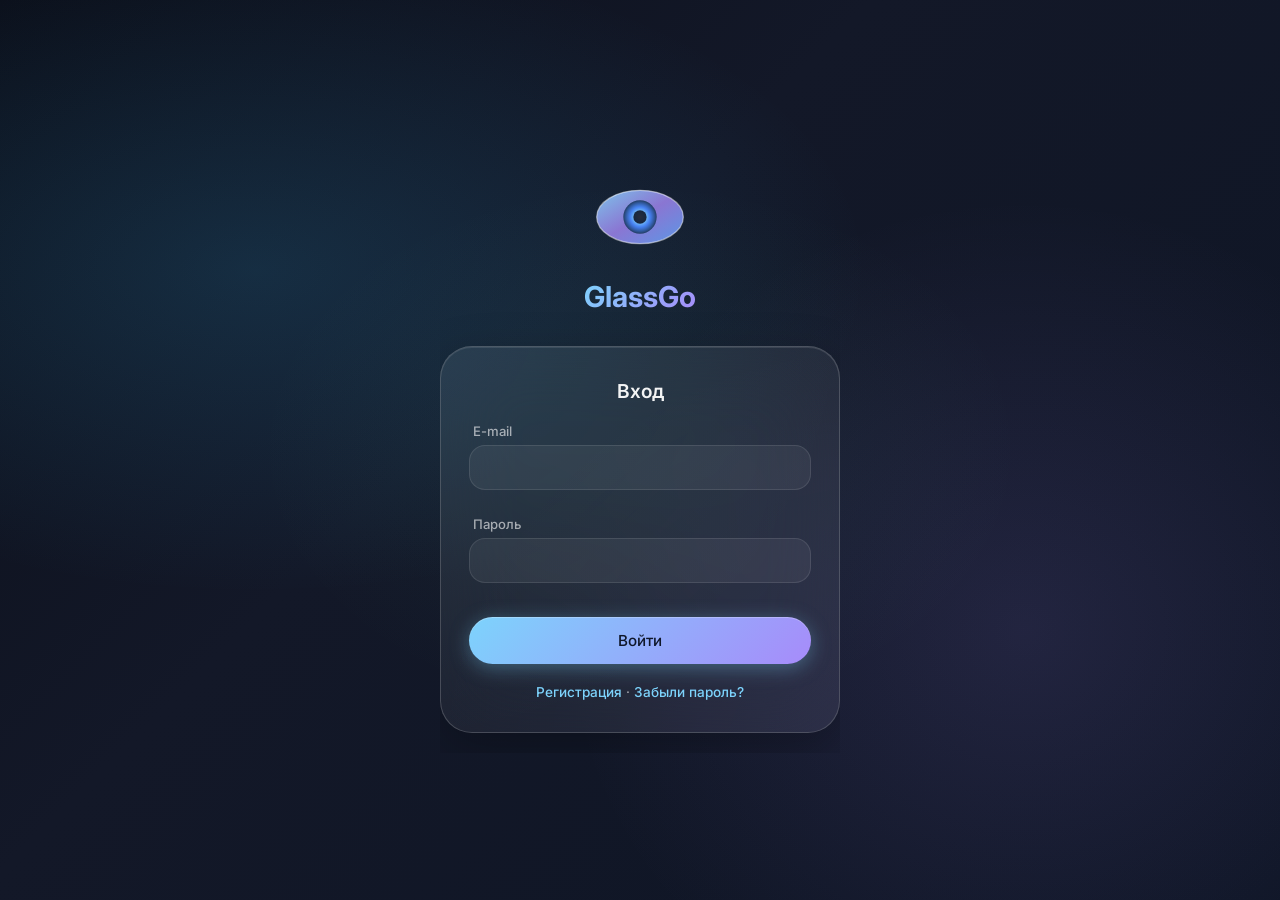
<file: frontend/index.html>
<!DOCTYPE html>
<html lang="ru">
<head>
  <meta charset="UTF-8">
  <meta name="viewport" content="width=device-width, initial-scale=1.0">
  <title>GlassGo</title>
  <link rel="stylesheet" href="css/styles.css">
</head>
<body>

  <div class="drawer-overlay" id="drawerOverlay" data-action="close-drawer"></div>

  <aside class="drawer glass-liquid" id="drawer" data-component="AccountDrawer">
    <div class="drawer-profile">
      <div class="drawer-profile-top">
        <div class="avatar avatar-lg" id="currentUserAvatar" data-bind="currentUser.avatar"></div>
      </div>
      <div class="drawer-profile-info">
        <span class="drawer-profile-name" id="currentUserName" data-bind="currentUser.fullName"></span>
        <span class="drawer-profile-phone" id="currentUserEmail" data-bind="currentUser.email"></span>
      </div>
    </div>

    <nav class="drawer-menu" aria-label="Главное меню">
      <button class="drawer-menu-item" type="button" id="createGroupBtn" data-action="open-group-dialog">
        <svg viewBox="0 0 24 24" fill="none" stroke="currentColor" stroke-width="1.8" stroke-linecap="round" stroke-linejoin="round"><path d="M17 21v-2a4 4 0 00-4-4H5a4 4 0 00-4 4v2"/><circle cx="9" cy="7" r="4"/><path d="M23 21v-2a4 4 0 00-3-3.87"/><path d="M16 3.13a4 4 0 010 7.75"/></svg>
        <span>Создать беседу</span>
      </button>

      <button class="drawer-menu-item" type="button" id="createDialogBtn" data-action="open-user-search">
        <svg viewBox="0 0 24 24" fill="none" stroke="currentColor" stroke-width="1.8" stroke-linecap="round" stroke-linejoin="round"><path d="M21 15a2 2 0 01-2 2H7l-4 4V5a2 2 0 012-2h14a2 2 0 012 2z"/></svg>
        <span>Создать диалог</span>
      </button>

      <a href="settings.html" class="drawer-menu-item">
        <svg viewBox="0 0 24 24" fill="none" stroke="currentColor" stroke-width="1.8" stroke-linecap="round" stroke-linejoin="round"><circle cx="12" cy="12" r="3"/><path d="M19.4 15a1.65 1.65 0 00.33 1.82l.06.06a2 2 0 010 2.83 2 2 0 01-2.83 0l-.06-.06a1.65 1.65 0 00-1.82-.33 1.65 1.65 0 00-1 1.51V21a2 2 0 01-4 0v-.09A1.65 1.65 0 009 19.4a1.65 1.65 0 00-1.82.33l-.06.06a2 2 0 01-2.83-2.83l.06-.06A1.65 1.65 0 004.68 15a1.65 1.65 0 00-1.51-1H3a2 2 0 010-4h.09A1.65 1.65 0 004.6 9a1.65 1.65 0 00-.33-1.82l-.06-.06a2 2 0 012.83-2.83l.06.06A1.65 1.65 0 009 4.68a1.65 1.65 0 001-1.51V3a2 2 0 014 0v.09a1.65 1.65 0 001 1.51 1.65 1.65 0 001.82-.33l.06-.06a2 2 0 012.83 2.83l-.06.06A1.65 1.65 0 0019.4 9a1.65 1.65 0 001.51 1H21a2 2 0 010 4h-.09a1.65 1.65 0 00-1.51 1z"/></svg>
        <span>Настройки аккаунта</span>
      </a>

      <div class="drawer-menu-divider"></div>

      <button class="drawer-menu-item" type="button" id="resendVerificationBtn" data-action="resend-email-verification">
        <svg viewBox="0 0 24 24" fill="none" stroke="currentColor" stroke-width="1.8" stroke-linecap="round" stroke-linejoin="round"><path d="M4 4h16v16H4z"/><polyline points="22,6 12,13 2,6"/></svg>
        <span>Повторить подтверждение почты</span>
      </button>

      <button class="drawer-menu-item" type="button" id="logoutBtn" data-action="logout">
        <svg viewBox="0 0 24 24" fill="none" stroke="currentColor" stroke-width="1.8" stroke-linecap="round" stroke-linejoin="round"><path d="M9 21H5a2 2 0 01-2-2V5a2 2 0 012-2h4"/><polyline points="16 17 21 12 16 7"/><line x1="21" y1="12" x2="9" y2="12"/></svg>
        <span>Выйти</span>
      </button>
    </nav>

    <div class="drawer-footer"><span class="app-version">GlassGo</span></div>
  </aside>

  <div class="app" data-component="MessengerApp">
    <aside class="sidebar">
      <div class="sidebar-header">
        <button class="hamburger" id="hamburgerBtn" type="button" aria-label="Меню" data-action="open-drawer">
          <div class="hamburger-icon"><span></span><span></span><span></span></div>
        </button>

        <div class="search-bar">
          <svg viewBox="0 0 24 24" fill="none" stroke="currentColor" stroke-width="2" stroke-linecap="round" stroke-linejoin="round"><circle cx="11" cy="11" r="8"/><line x1="21" y1="21" x2="16.65" y2="16.65"/></svg>
          <input type="search" id="dialogSearchInput" placeholder="Поиск" data-action="search-dialogs">
        </div>
      </div>

      <div class="sidebar-tabs" id="dialogTabs" data-component="DialogTabs">
        <button class="tab-item active" type="button" data-filter="all">Все</button>
        <button class="tab-item" type="button" data-filter="personal">Личные</button>
        <button class="tab-item" type="button" data-filter="group">Группы</button>
      </div>

      <div class="chat-list" id="dialogList" data-component="DialogList" aria-live="polite"></div>
    </aside>

    <section class="main" data-component="ChatWindow">
      <div class="main-empty" id="emptyChatState">
        <p>Выберите диалог или создайте новый</p>
      </div>

      <div id="activeChat" class="hidden" style="display:none; flex-direction:column; height:100vh;">
        <div class="chat-header">
          <button class="btn-icon hidden" id="chatBackBtn" type="button" aria-label="Назад" data-action="close-chat">
            <svg viewBox="0 0 24 24" fill="none" stroke="currentColor" stroke-width="2" stroke-linecap="round" stroke-linejoin="round"><polyline points="15 18 9 12 15 6"/></svg>
          </button>
          <div class="avatar" id="chatAvatar" data-bind="dialog.avatar"></div>
          <div class="chat-header-info" id="chatHeaderInfo" data-action="open-dialog-info">
            <div class="chat-header-name" id="chatTitle" data-bind="dialog.title"></div>
            <div class="chat-header-status" id="chatStatus" data-bind="dialog.status"></div>
          </div>
        </div>

        <div class="messages" id="messagesContainer" data-component="MessageList" aria-live="polite"></div>

        <form class="message-input-area" id="messageForm" data-action="send-message">
          <div class="message-input-wrapper">
            <textarea rows="1" placeholder="Сообщение..." id="messageInput" name="message" required></textarea>
          </div>
          <button class="btn-send" id="sendBtn" type="submit" aria-label="Отправить">
            <svg viewBox="0 0 24 24" fill="none" stroke="currentColor" stroke-width="2" stroke-linecap="round" stroke-linejoin="round"><line x1="22" y1="2" x2="11" y2="13"/><polygon points="22 2 15 22 11 13 2 9 22 2"/></svg>
          </button>
        </form>
      </div>
    </section>

    <aside class="right-panel" id="rightPanel" data-component="DialogInfoPanel">
      <div class="right-panel-inner">
        <div class="right-panel-header">
          <button class="btn-icon" id="rightPanelClose" type="button" aria-label="Закрыть" data-action="close-dialog-info">
            <svg viewBox="0 0 24 24" fill="none" stroke="currentColor" stroke-width="2" stroke-linecap="round" stroke-linejoin="round"><line x1="18" y1="6" x2="6" y2="18"/><line x1="6" y1="6" x2="18" y2="18"/></svg>
          </button>
          <h3>Информация</h3>
        </div>
        <div class="profile-panel-content" id="dialogInfoContent"></div>
      </div>
    </aside>
  </div>

  <div class="modal-overlay" id="userSearchModal" data-component="UserSearchModal">
    <div class="modal">
      <div class="modal-header">
        <h3 id="userSearchTitle">Выбор пользователей</h3>
        <button class="btn-icon" type="button" data-action="close-user-search" aria-label="Закрыть">
          <svg viewBox="0 0 24 24" fill="none" stroke="currentColor" stroke-width="2" stroke-linecap="round" stroke-linejoin="round"><line x1="18" y1="6" x2="6" y2="18"/><line x1="6" y1="6" x2="18" y2="18"/></svg>
        </button>
      </div>
      <div class="modal-body">
        <div class="search-bar"><input type="search" id="userSearchInput" placeholder="Поиск пользователей" data-action="search-users"></div>
        <div id="userSearchResults" class="contacts-list" data-component="UserSearchResults"></div>
      </div>
      <div class="modal-footer">
        <button class="btn btn-primary" id="finishGroupBtn" type="button" data-action="finish-group">Готово</button>
      </div>
    </div>
  </div>

  <div class="toast-container" id="toastContainer" data-component="ToastContainer"></div>

  <script src="js/app.js" defer></script>
</body>
</html>
</file>
<file: frontend/css/styles.css>
@import url("https://fonts.googleapis.com/css2?family=Inter:wght@300;400;500;600;700&display=swap");

*,
*::before,
*::after {
	margin: 0;
	padding: 0;
	box-sizing: border-box;
}

:root {
	--glass-bg: rgba(255, 255, 255, 0.08);
	--glass-bg-hover: rgba(255, 255, 255, 0.14);
	--glass-bg-active: rgba(255, 255, 255, 0.2);
	--glass-bg-solid: rgba(255, 255, 255, 0.06);
	--glass-border: rgba(255, 255, 255, 0.18);
	--glass-border-light: rgba(255, 255, 255, 0.1);
	--glass-shadow: rgba(0, 0, 0, 0.25);
	--glass-shadow-light: rgba(0, 0, 0, 0.12);
	--glass-blur: 24px;
	--glass-blur-heavy: 40px;

	--accent: #7dd3fc;
	--accent-hover: #38bdf8;
	--accent-glow: rgba(125, 211, 252, 0.35);
	--accent-purple: #a78bfa;
	--accent-green: #6ee7b7;
	--accent-pink: #f9a8d4;

	--text-primary: rgba(255, 255, 255, 0.95);
	--text-secondary: rgba(255, 255, 255, 0.6);
	--text-muted: rgba(255, 255, 255, 0.35);
	--text-inverse: #0f172a;

	--sidebar-width: 380px;
	--header-height: 60px;
	--radius-sm: 10px;
	--radius-md: 16px;
	--radius-lg: 24px;
	--radius-xl: 32px;
	--radius-full: 9999px;

	--transition-fast: 0.15s cubic-bezier(0.4, 0, 0.2, 1);
	--transition-normal: 0.25s cubic-bezier(0.4, 0, 0.2, 1);
	--transition-slow: 0.4s cubic-bezier(0.4, 0, 0.2, 1);

	--font-family:
		"Inter", -apple-system, BlinkMacSystemFont, "Segoe UI", sans-serif;
}

html {
	font-size: 16px;
	scroll-behavior: smooth;
}

body {
	font-family: var(--font-family);
	color: var(--text-primary);
	min-height: 100vh;
	overflow: hidden;

	background:
		radial-gradient(
			ellipse 80% 60% at 20% 30%,
			rgba(56, 189, 248, 0.15) 0%,
			transparent 60%
		),
		radial-gradient(
			ellipse 60% 80% at 80% 70%,
			rgba(167, 139, 250, 0.12) 0%,
			transparent 60%
		),
		radial-gradient(
			ellipse 50% 50% at 50% 50%,
			rgba(110, 231, 183, 0.06) 0%,
			transparent 60%
		),
		linear-gradient(135deg, #0b0f1a 0%, #131828 40%, #0e1525 100%);
	background-attachment: fixed;
}

a {
	text-decoration: none;
	color: var(--accent);
	transition: color var(--transition-fast);
}

a:hover {
	color: var(--accent-hover);
}

ul,
ol {
	list-style: none;
}

input,
textarea,
button,
select {
	font-family: inherit;
	font-size: inherit;
	color: inherit;
	border: none;
	outline: none;
	background: none;
}

button {
	cursor: pointer;
}

button,
a {
	-webkit-tap-highlight-color: transparent;
}

img,
svg {
	display: block;
	max-width: 100%;
}

::-webkit-scrollbar {
	width: 6px;
}

::-webkit-scrollbar-track {
	background: transparent;
}

::-webkit-scrollbar-thumb {
	background: rgba(255, 255, 255, 0.12);
	border-radius: var(--radius-full);
}

::-webkit-scrollbar-thumb:hover {
	background: rgba(255, 255, 255, 0.22);
}

.glass {
	background: var(--glass-bg);
	backdrop-filter: blur(var(--glass-blur));
	-webkit-backdrop-filter: blur(var(--glass-blur));
	border: 1px solid var(--glass-border);
	border-radius: var(--radius-md);
	box-shadow:
		0 8px 32px var(--glass-shadow-light),
		inset 0 1px 0 rgba(255, 255, 255, 0.08);
}

.glass-heavy {
	background: rgba(255, 255, 255, 0.05);
	backdrop-filter: blur(var(--glass-blur-heavy));
	-webkit-backdrop-filter: blur(var(--glass-blur-heavy));
	border: 1px solid rgba(255, 255, 255, 0.12);
	border-radius: var(--radius-lg);
	box-shadow:
		0 16px 48px rgba(0, 0, 0, 0.3),
		inset 0 1px 0 rgba(255, 255, 255, 0.1),
		inset 0 -1px 0 rgba(255, 255, 255, 0.03);
}

.glass-liquid {
	position: relative;
	overflow: hidden;
}

.glass-liquid::before {
	content: "";
	position: absolute;
	inset: -50%;
	background:
		radial-gradient(
			ellipse at 30% 20%,
			rgba(125, 211, 252, 0.08) 0%,
			transparent 50%
		),
		radial-gradient(
			ellipse at 70% 80%,
			rgba(167, 139, 250, 0.06) 0%,
			transparent 50%
		);
	pointer-events: none;
	z-index: 0;
	animation: liquidShift 12s ease-in-out infinite alternate;
}

@keyframes liquidShift {
	0% {
		transform: translate(0, 0) rotate(0deg) scale(1);
	}
	33% {
		transform: translate(2%, -3%) rotate(1deg) scale(1.02);
	}
	66% {
		transform: translate(-1%, 2%) rotate(-0.5deg) scale(0.99);
	}
	100% {
		transform: translate(1%, -1%) rotate(0.5deg) scale(1.01);
	}
}

.glass-liquid > * {
	position: relative;
	z-index: 1;
}

.glass-card {
	background: var(--glass-bg);
	backdrop-filter: blur(var(--glass-blur));
	-webkit-backdrop-filter: blur(var(--glass-blur));
	border: 1px solid var(--glass-border);
	border-radius: var(--radius-lg);
	padding: 24px;
	box-shadow:
		0 8px 32px var(--glass-shadow-light),
		inset 0 1px 0 rgba(255, 255, 255, 0.1);
	transition: all var(--transition-normal);
}

.glass-card:hover {
	background: var(--glass-bg-hover);
	border-color: rgba(255, 255, 255, 0.25);
	box-shadow:
		0 12px 40px var(--glass-shadow),
		inset 0 1px 0 rgba(255, 255, 255, 0.15);
	transform: translateY(-2px);
}

.btn {
	display: inline-flex;
	align-items: center;
	justify-content: center;
	gap: 8px;
	max-width: 100%;
	padding: 10px 24px;
	border-radius: var(--radius-full);
	font-weight: 500;
	font-size: 0.9rem;
	letter-spacing: 0.01em;
	transition: all var(--transition-normal);
	white-space: nowrap;
	text-align: center;
	user-select: none;
	position: relative;
	overflow: hidden;
}

.btn::after {
	content: "";
	position: absolute;
	inset: 0;
	border-radius: inherit;
	opacity: 0;
	transition: opacity var(--transition-fast);
	background: radial-gradient(
		circle at center,
		rgba(255, 255, 255, 0.2) 0%,
		transparent 70%
	);
}

.btn:active::after {
	opacity: 1;
}

.btn-primary {
	background: linear-gradient(
		135deg,
		var(--accent) 0%,
		var(--accent-purple) 100%
	);
	color: var(--text-inverse);
	box-shadow:
		0 4px 20px var(--accent-glow),
		inset 0 1px 0 rgba(255, 255, 255, 0.25);
}

.btn-primary:hover {
	box-shadow:
		0 6px 28px rgba(125, 211, 252, 0.45),
		inset 0 1px 0 rgba(255, 255, 255, 0.3);
	transform: translateY(-1px);
}

.btn-primary:active {
	transform: translateY(0);
	box-shadow:
		0 2px 12px var(--accent-glow),
		inset 0 1px 0 rgba(255, 255, 255, 0.2);
}

.btn-glass {
	background: var(--glass-bg);
	backdrop-filter: blur(16px);
	-webkit-backdrop-filter: blur(16px);
	border: 1px solid var(--glass-border);
	color: var(--text-primary);
	box-shadow:
		0 4px 16px var(--glass-shadow-light),
		inset 0 1px 0 rgba(255, 255, 255, 0.08);
}

.btn-glass:hover {
	background: var(--glass-bg-hover);
	border-color: rgba(255, 255, 255, 0.28);
	box-shadow:
		0 6px 24px var(--glass-shadow),
		inset 0 1px 0 rgba(255, 255, 255, 0.12);
	transform: translateY(-1px);
}

.btn-glass:active {
	background: var(--glass-bg-active);
	transform: translateY(0);
}

.btn-ghost {
	color: var(--text-secondary);
	padding: 10px 16px;
}

.btn-ghost:hover {
	background: rgba(255, 255, 255, 0.06);
	color: var(--text-primary);
}

.btn-icon {
	display: inline-flex;
	align-items: center;
	justify-content: center;
	width: 42px;
	height: 42px;
	padding: 0;
	border-radius: 50%;
	color: var(--text-secondary);
	flex-shrink: 0;
	transition: all var(--transition-fast);
}

.btn-icon:hover {
	background: rgba(255, 255, 255, 0.1);
	color: var(--text-primary);
}

.btn-icon:active {
	background: rgba(255, 255, 255, 0.16);
	transform: scale(0.92);
}

.btn-icon svg,
.btn-icon i {
	width: 22px;
	height: 22px;
}

.btn-fab {
	display: flex;
	align-items: center;
	justify-content: center;
	width: 56px;
	height: 56px;
	padding: 0;
	border-radius: 50%;
	background: linear-gradient(
		135deg,
		var(--accent) 0%,
		var(--accent-purple) 100%
	);
	color: var(--text-inverse);
	box-shadow:
		0 6px 24px var(--accent-glow),
		inset 0 1px 0 rgba(255, 255, 255, 0.25);
	position: fixed;
	bottom: 28px;
	right: 28px;
	z-index: 100;
}

.btn-fab:hover {
	transform: scale(1.08);
	box-shadow:
		0 8px 32px rgba(125, 211, 252, 0.5),
		inset 0 1px 0 rgba(255, 255, 255, 0.3);
}

.btn-fab:active {
	transform: scale(0.95);
}

.btn-fab svg {
	width: 26px;
	height: 26px;
}

.btn-danger {
	background: rgba(239, 68, 68, 0.15);
	border: 1px solid rgba(239, 68, 68, 0.25);
	color: #fca5a5;
	backdrop-filter: blur(16px);
}

.btn-danger:hover {
	background: rgba(239, 68, 68, 0.25);
	border-color: rgba(239, 68, 68, 0.4);
}

.btn-sm {
	padding: 6px 16px;
	font-size: 0.8rem;
}

.btn-lg {
	padding: 14px 32px;
	font-size: 1rem;
}

.app {
	display: flex;
	height: 100vh;
	width: 100vw;
	overflow: hidden;
}

.sidebar {
	width: var(--sidebar-width);
	min-width: var(--sidebar-width);
	height: 100vh;
	display: flex;
	flex-direction: column;
	background: rgba(255, 255, 255, 0.04);
	backdrop-filter: blur(var(--glass-blur-heavy));
	-webkit-backdrop-filter: blur(var(--glass-blur-heavy));
	border-right: 1px solid var(--glass-border-light);
	position: relative;
	z-index: 10;
}

.sidebar-header {
	display: flex;
	align-items: center;
	gap: 12px;
	padding: 8px 12px;
	height: var(--header-height);
	border-bottom: 1px solid var(--glass-border-light);
	flex-shrink: 0;
}

.sidebar-header .hamburger {
	width: 42px;
	height: 42px;
	display: flex;
	align-items: center;
	justify-content: center;
	flex-shrink: 0;
	border-radius: 50%;
	cursor: pointer;
	transition: background var(--transition-fast);
}

.sidebar-header .hamburger:hover {
	background: rgba(255, 255, 255, 0.08);
}

.hamburger-icon {
	width: 20px;
	display: flex;
	flex-direction: column;
	gap: 4px;
}

.hamburger-icon span {
	display: block;
	height: 2px;
	background: var(--text-secondary);
	border-radius: 2px;
	transition: all var(--transition-normal);
}

.search-bar {
	flex: 1;
	display: flex;
	align-items: center;
	gap: 10px;
	padding: 0 14px;
	height: 42px;
	background: rgba(255, 255, 255, 0.06);
	border: 1px solid transparent;
	border-radius: var(--radius-full);
	transition: all var(--transition-normal);
}

.search-bar:focus-within {
	background: rgba(255, 255, 255, 0.1);
	border-color: var(--glass-border);
	box-shadow: 0 0 0 3px rgba(125, 211, 252, 0.1);
}

.search-bar svg {
	width: 18px;
	height: 18px;
	color: var(--text-muted);
	flex-shrink: 0;
}

.search-bar input {
	flex: 1;
	background: none;
	border: none;
	color: var(--text-primary);
	font-size: 0.9rem;
}

.search-bar input::placeholder {
	color: var(--text-muted);
}

.sidebar-tabs {
	display: flex;
	padding: 6px 12px;
	gap: 4px;
	border-bottom: 1px solid var(--glass-border-light);
	flex-shrink: 0;
	overflow-x: auto;
}

.sidebar-tabs::-webkit-scrollbar {
	display: none;
}

.tab-item {
	display: inline-flex;
	align-items: center;
	justify-content: center;
	padding: 8px 16px;
	border-radius: var(--radius-full);
	font-size: 0.82rem;
	font-weight: 500;
	color: var(--text-secondary);
	cursor: pointer;
	transition: all var(--transition-fast);
	white-space: nowrap;
	user-select: none;
}

.tab-item:hover {
	background: rgba(255, 255, 255, 0.06);
	color: var(--text-primary);
}

.tab-item.active {
	background: rgba(125, 211, 252, 0.12);
	color: var(--accent);
}

.chat-list {
	flex: 1;
	overflow-y: auto;
	overflow-x: hidden;
	padding: 6px 6px;
}

.chat-item {
	display: flex;
	align-items: center;
	gap: 12px;
	padding: 10px 12px;
	border-radius: var(--radius-md);
	cursor: pointer;
	transition: all var(--transition-fast);
	position: relative;
}

.chat-item:hover {
	background: rgba(255, 255, 255, 0.06);
}

.chat-item.active {
	background: rgba(125, 211, 252, 0.1);
}

.chat-item.active::before {
	content: "";
	position: absolute;
	left: 0;
	top: 50%;
	transform: translateY(-50%);
	width: 3px;
	height: 60%;
	background: var(--accent);
	border-radius: 0 3px 3px 0;
}

.avatar {
	width: 50px;
	height: 50px;
	border-radius: 50%;
	flex-shrink: 0;
	background: linear-gradient(
		135deg,
		var(--accent) 0%,
		var(--accent-purple) 100%
	);
	display: flex;
	align-items: center;
	justify-content: center;
	font-weight: 600;
	font-size: 1.1rem;
	color: var(--text-inverse);
	position: relative;
	overflow: hidden;
	box-shadow: inset 0 1px 0 rgba(255, 255, 255, 0.25);
}

.avatar img {
	width: 100%;
	height: 100%;
	object-fit: cover;
	border-radius: 50%;
}

.avatar-sm {
	width: 36px;
	height: 36px;
	font-size: 0.85rem;
}

.avatar-lg {
	width: 80px;
	height: 80px;
	font-size: 1.6rem;
}

.avatar-xl {
	width: 120px;
	height: 120px;
	font-size: 2.4rem;
}

.avatar .online-dot {
	position: absolute;
	bottom: 1px;
	right: 1px;
	width: 12px;
	height: 12px;
	background: var(--accent-green);
	border: 2px solid #131828;
	border-radius: 50%;
}

.chat-info {
	flex: 1;
	min-width: 0;
	display: flex;
	flex-direction: column;
	gap: 4px;
}

.chat-top {
	display: flex;
	align-items: center;
	justify-content: space-between;
	gap: 8px;
}

.chat-name {
	font-weight: 600;
	font-size: 0.95rem;
	color: var(--text-primary);
	white-space: nowrap;
	overflow: hidden;
	text-overflow: ellipsis;
}

.chat-time {
	font-size: 0.75rem;
	color: var(--text-muted);
	flex-shrink: 0;
}

.chat-bottom {
	display: flex;
	align-items: center;
	justify-content: space-between;
	gap: 8px;
}

.chat-preview {
	font-size: 0.85rem;
	color: var(--text-secondary);
	white-space: nowrap;
	overflow: hidden;
	text-overflow: ellipsis;
}

.chat-badge {
	min-width: 22px;
	height: 22px;
	padding: 0 6px;
	border-radius: var(--radius-full);
	background: var(--accent);
	color: var(--text-inverse);
	font-size: 0.72rem;
	font-weight: 700;
	display: flex;
	align-items: center;
	justify-content: center;
	flex-shrink: 0;
}

.chat-badge.muted {
	background: rgba(255, 255, 255, 0.15);
	color: var(--text-muted);
}

.chat-pinned {
	color: var(--text-muted);
	flex-shrink: 0;
}

.chat-pinned svg {
	width: 16px;
	height: 16px;
}

.main {
	flex: 1;
	display: flex;
	flex-direction: column;
	height: 100vh;
	min-width: 0;
	position: relative;
}

.main-empty {
	flex: 1;
	display: flex;
	flex-direction: column;
	align-items: center;
	justify-content: center;
	gap: 16px;
	color: var(--text-muted);
}

.main-empty .logo-large {
	width: 120px;
	height: 120px;
	opacity: 0.4;
}

.main-empty p {
	font-size: 1rem;
}

.chat-header {
	display: flex;
	align-items: center;
	gap: 12px;
	padding: 8px 16px;
	height: var(--header-height);
	background: rgba(255, 255, 255, 0.03);
	backdrop-filter: blur(20px);
	-webkit-backdrop-filter: blur(20px);
	border-bottom: 1px solid var(--glass-border-light);
	flex-shrink: 0;
	z-index: 5;
}

.chat-header-info {
	flex: 1;
	min-width: 0;
	cursor: pointer;
}

.chat-header-name {
	font-weight: 600;
	font-size: 1rem;
	color: var(--text-primary);
}

.chat-header-status {
	font-size: 0.8rem;
	color: var(--accent);
}

.chat-header-status.offline {
	color: var(--text-muted);
}

.chat-header-actions {
	display: flex;
	align-items: center;
	gap: 4px;
}

.messages {
	flex: 1;
	overflow-y: auto;
	padding: 16px 20px;
	display: flex;
	flex-direction: column;
	gap: 6px;
}

.message {
	max-width: 65%;
	display: flex;
	flex-direction: column;
	gap: 4px;
}

.message-outgoing {
	align-self: flex-end;
}

.message-incoming {
	align-self: flex-start;
}

.message-bubble {
	padding: 10px 14px;
	border-radius: 18px;
	font-size: 0.9rem;
	line-height: 1.45;
	position: relative;
	word-wrap: break-word;
}

.message-outgoing .message-bubble {
	background: linear-gradient(
		135deg,
		rgba(125, 211, 252, 0.2) 0%,
		rgba(167, 139, 250, 0.15) 100%
	);
	border: 1px solid rgba(125, 211, 252, 0.15);
	border-bottom-right-radius: 6px;
	backdrop-filter: blur(12px);
}

.message-incoming .message-bubble {
	background: var(--glass-bg);
	border: 1px solid var(--glass-border-light);
	border-bottom-left-radius: 6px;
	backdrop-filter: blur(12px);
}

.message-sender {
	font-size: 0.8rem;
	font-weight: 600;
	color: var(--accent);
	padding-left: 4px;
}

.message-meta {
	display: flex;
	align-items: center;
	justify-content: flex-end;
	gap: 4px;
	padding-right: 4px;
}

.message-time {
	font-size: 0.7rem;
	color: var(--text-muted);
}

.message-status {
	display: flex;
	align-items: center;
	color: var(--accent);
}

.message-status svg {
	width: 16px;
	height: 16px;
}

.message-status.sent {
	color: var(--text-muted);
}

.message-status.read {
	color: var(--accent);
}

.message-date {
	align-self: center;
	padding: 6px 16px;
	border-radius: var(--radius-full);
	background: rgba(255, 255, 255, 0.06);
	backdrop-filter: blur(12px);
	-webkit-backdrop-filter: blur(12px);
	border: 1px solid var(--glass-border-light);
	font-size: 0.78rem;
	color: var(--text-secondary);
	margin: 12px 0;
	user-select: none;
}

.message-reply {
	padding: 6px 10px;
	margin-bottom: 6px;
	border-left: 3px solid var(--accent);
	border-radius: 4px;
	background: rgba(255, 255, 255, 0.05);
	font-size: 0.82rem;
}

.message-reply-name {
	font-weight: 600;
	color: var(--accent);
	font-size: 0.78rem;
}

.message-reply-text {
	color: var(--text-secondary);
	white-space: nowrap;
	overflow: hidden;
	text-overflow: ellipsis;
}

.message-image {
	border-radius: 14px;
	overflow: hidden;
	max-width: 320px;
}

.message-image img {
	width: 100%;
	display: block;
}

.message-input-area {
	display: flex;
	align-items: flex-end;
	gap: 8px;
	padding: 10px 16px 14px;
	background: rgba(255, 255, 255, 0.03);
	backdrop-filter: blur(20px);
	-webkit-backdrop-filter: blur(20px);
	border-top: 1px solid var(--glass-border-light);
	flex-shrink: 0;
}

.message-input-wrapper {
	flex: 1;
	display: flex;
	align-items: flex-end;
	gap: 8px;
	padding: 8px 14px;
	background: rgba(255, 255, 255, 0.06);
	border: 1px solid var(--glass-border-light);
	border-radius: 22px;
	transition: all var(--transition-normal);
	min-height: 44px;
}

.message-input-wrapper:focus-within {
	background: rgba(255, 255, 255, 0.09);
	border-color: var(--glass-border);
	box-shadow: 0 0 0 3px rgba(125, 211, 252, 0.08);
}

.message-input-wrapper textarea {
	flex: 1;
	resize: none;
	border: none;
	background: none;
	color: var(--text-primary);
	font-size: 0.9rem;
	line-height: 1.4;
	max-height: 120px;
	min-height: 24px;
	padding: 2px 0;
}

.message-input-wrapper textarea::placeholder {
	color: var(--text-muted);
}

.input-actions {
	display: flex;
	align-items: center;
	gap: 2px;
}

.input-actions .btn-icon {
	width: 36px;
	height: 36px;
}

.input-actions .btn-icon svg {
	width: 20px;
	height: 20px;
}

.btn-send {
	width: 44px;
	height: 44px;
	padding: 0;
	border-radius: 50%;
	background: linear-gradient(
		135deg,
		var(--accent) 0%,
		var(--accent-purple) 100%
	);
	color: var(--text-inverse);
	display: flex;
	align-items: center;
	justify-content: center;
	box-shadow:
		0 4px 16px var(--accent-glow),
		inset 0 1px 0 rgba(255, 255, 255, 0.25);
	transition: all var(--transition-normal);
	flex-shrink: 0;
}

.btn-send:hover {
	transform: scale(1.06);
	box-shadow:
		0 6px 24px rgba(125, 211, 252, 0.45),
		inset 0 1px 0 rgba(255, 255, 255, 0.3);
}

.btn-send:active {
	transform: scale(0.94);
}

.btn-send svg {
	width: 22px;
	height: 22px;
}

.btn-voice {
	width: 44px;
	height: 44px;
	padding: 0;
	border-radius: 50%;
	background: rgba(255, 255, 255, 0.08);
	border: 1px solid var(--glass-border-light);
	color: var(--text-secondary);
	display: flex;
	align-items: center;
	justify-content: center;
	transition: all var(--transition-normal);
	flex-shrink: 0;
}

.btn-voice:hover {
	background: rgba(255, 255, 255, 0.14);
	color: var(--text-primary);
}

.btn-voice svg {
	width: 22px;
	height: 22px;
}

.drawer-overlay {
	position: fixed;
	inset: 0;
	background: rgba(0, 0, 0, 0.5);
	z-index: 999;
	opacity: 0;
	visibility: hidden;
	transition: all var(--transition-normal);
}

.drawer-overlay.open {
	opacity: 1;
	visibility: visible;
}

.drawer {
	position: fixed;
	top: 0;
	left: 0;
	width: 300px;
	height: 100vh;
	background: rgba(15, 20, 35, 0.85);
	backdrop-filter: blur(var(--glass-blur-heavy));
	-webkit-backdrop-filter: blur(var(--glass-blur-heavy));
	border-right: 1px solid var(--glass-border-light);
	z-index: 1000;
	transform: translateX(-100%);
	transition: transform var(--transition-slow);
	display: flex;
	flex-direction: column;
	overflow-y: auto;
}

.drawer.open {
	transform: translateX(0);
}

.drawer-profile {
	padding: 24px 20px 20px;
	border-bottom: 1px solid var(--glass-border-light);
	display: flex;
	flex-direction: column;
	gap: 16px;
	background: radial-gradient(
		ellipse at 30% 20%,
		rgba(125, 211, 252, 0.08) 0%,
		transparent 70%
	);
}

.drawer-profile-top {
	display: flex;
	align-items: center;
	justify-content: space-between;
}

.drawer-profile-info {
	display: flex;
	flex-direction: column;
	gap: 2px;
}

.drawer-profile-name {
	font-weight: 600;
	font-size: 1rem;
}

.drawer-profile-phone {
	font-size: 0.82rem;
	color: var(--text-secondary);
}

.drawer-menu {
	padding: 8px 0;
	flex: 1;
}

.drawer-menu-item {
	display: flex;
	align-items: center;
	gap: 16px;
	width: 100%;
	padding: 12px 20px;
	cursor: pointer;
	transition: background var(--transition-fast);
	color: var(--text-primary);
	font-size: 0.92rem;
	font-weight: 400;
	text-align: left;
}

.drawer-menu-item:hover {
	background: rgba(255, 255, 255, 0.06);
}

.drawer-menu-item svg {
	width: 22px;
	height: 22px;
	color: var(--text-secondary);
	flex-shrink: 0;
}

.drawer-menu-divider {
	height: 1px;
	margin: 8px 0;
	background: var(--glass-border-light);
}

.drawer-toggle {
	display: flex;
	align-items: center;
	justify-content: space-between;
	padding: 12px 20px;
	cursor: pointer;
	transition: background var(--transition-fast);
}

.drawer-toggle:hover {
	background: rgba(255, 255, 255, 0.06);
}

.drawer-toggle-left {
	display: flex;
	align-items: center;
	gap: 16px;
	font-size: 0.92rem;
}

.drawer-toggle-left svg {
	width: 22px;
	height: 22px;
	color: var(--text-secondary);
}

.toggle {
	width: 42px;
	height: 24px;
	border-radius: var(--radius-full);
	background: rgba(255, 255, 255, 0.12);
	position: relative;
	cursor: pointer;
	transition: background var(--transition-normal);
}

.toggle.active {
	background: var(--accent);
}

.toggle::after {
	content: "";
	position: absolute;
	top: 3px;
	left: 3px;
	width: 18px;
	height: 18px;
	border-radius: 50%;
	background: white;
	transition: transform var(--transition-normal);
	box-shadow: 0 2px 6px rgba(0, 0, 0, 0.3);
}

.toggle.active::after {
	transform: translateX(18px);
}

.drawer-footer {
	padding: 16px 20px;
	border-top: 1px solid var(--glass-border-light);
}

.drawer-footer .app-version {
	font-size: 0.75rem;
	color: var(--text-muted);
}

.right-panel {
	width: 0;
	overflow: hidden;
	border-left: 1px solid transparent;
	transition: all var(--transition-slow);
	flex-shrink: 0;
	background: rgba(255, 255, 255, 0.02);
	backdrop-filter: blur(var(--glass-blur));
	-webkit-backdrop-filter: blur(var(--glass-blur));
}

.right-panel.open {
	width: 380px;
	border-left-color: var(--glass-border-light);
}

.right-panel-inner {
	width: 380px;
	height: 100vh;
	overflow-y: auto;
	display: flex;
	flex-direction: column;
}

.right-panel-header {
	display: flex;
	align-items: center;
	gap: 12px;
	padding: 8px 12px;
	height: var(--header-height);
	border-bottom: 1px solid var(--glass-border-light);
	flex-shrink: 0;
}

.right-panel-header h3 {
	font-size: 1rem;
	font-weight: 600;
	flex: 1;
}

.profile-panel-content {
	display: flex;
	flex-direction: column;
	align-items: center;
	padding: 30px 20px 20px;
	gap: 12px;
}

.profile-panel-name {
	font-size: 1.15rem;
	font-weight: 600;
}

.profile-panel-status {
	font-size: 0.85rem;
	color: var(--text-secondary);
}

.info-section {
	width: 100%;
	padding: 8px 0;
}

.info-section-title {
	padding: 8px 20px;
	font-size: 0.82rem;
	font-weight: 600;
	color: var(--accent);
	text-transform: uppercase;
	letter-spacing: 0.04em;
}

.info-row {
	display: flex;
	align-items: center;
	gap: 16px;
	padding: 12px 20px;
	cursor: pointer;
	transition: background var(--transition-fast);
}

.info-row:hover {
	background: rgba(255, 255, 255, 0.04);
}

.info-row svg {
	width: 22px;
	height: 22px;
	color: var(--text-secondary);
	flex-shrink: 0;
}

.info-row-content {
	display: flex;
	flex-direction: column;
	gap: 2px;
	min-width: 0;
}

.info-row-value {
	font-size: 0.92rem;
	color: var(--text-primary);
}

.info-row-label {
	font-size: 0.78rem;
	color: var(--text-muted);
}

.auth-page {
	display: flex;
	align-items: center;
	justify-content: center;
	min-height: 100vh;
	padding: 20px;
}

.auth-container {
	width: 100%;
	max-width: 400px;
	display: flex;
	flex-direction: column;
	align-items: center;
	gap: 32px;
}

.auth-logo {
	display: flex;
	flex-direction: column;
	align-items: center;
	gap: 12px;
}

.auth-logo svg,
.auth-logo img {
	width: 100px;
	height: 100px;
}

.auth-logo h1 {
	font-size: 1.8rem;
	font-weight: 700;
	background: linear-gradient(
		135deg,
		var(--accent) 0%,
		var(--accent-purple) 100%
	);
	-webkit-background-clip: text;
	-webkit-text-fill-color: transparent;
	background-clip: text;
}

.auth-subtitle {
	text-align: center;
	color: var(--text-secondary);
	font-size: 0.92rem;
	line-height: 1.5;
}

.auth-card {
	width: 100%;
	background: rgba(255, 255, 255, 0.06);
	backdrop-filter: blur(var(--glass-blur-heavy));
	-webkit-backdrop-filter: blur(var(--glass-blur-heavy));
	border: 1px solid var(--glass-border);
	border-radius: var(--radius-xl);
	padding: 32px 28px;
	box-shadow:
		0 16px 48px rgba(0, 0, 0, 0.25),
		inset 0 1px 0 rgba(255, 255, 255, 0.1);
	display: flex;
	flex-direction: column;
	gap: 20px;
	position: relative;
	overflow: hidden;
}

.auth-card::before {
	content: "";
	position: absolute;
	inset: -50%;
	background:
		radial-gradient(
			ellipse at 20% 20%,
			rgba(125, 211, 252, 0.06) 0%,
			transparent 50%
		),
		radial-gradient(
			ellipse at 80% 80%,
			rgba(167, 139, 250, 0.05) 0%,
			transparent 50%
		);
	pointer-events: none;
	animation: liquidShift 15s ease-in-out infinite alternate;
}

.auth-card > * {
	position: relative;
	z-index: 1;
}

.auth-card h2 {
	font-size: 1.2rem;
	font-weight: 600;
	text-align: center;
}

.auth-card form {
	display: flex;
	flex-direction: column;
	gap: 20px;
	width: 100%;
}

.form-group {
	display: flex;
	flex-direction: column;
	gap: 6px;
}

.form-label {
	font-size: 0.82rem;
	color: var(--text-secondary);
	font-weight: 500;
	padding-left: 4px;
}

.form-input {
	padding: 12px 16px;
	background: rgba(255, 255, 255, 0.06);
	border: 1px solid var(--glass-border-light);
	border-radius: var(--radius-md);
	color: var(--text-primary);
	font-size: 0.95rem;
	transition: all var(--transition-normal);
}

.form-input:focus {
	background: rgba(255, 255, 255, 0.1);
	border-color: var(--accent);
	box-shadow: 0 0 0 3px rgba(125, 211, 252, 0.12);
}

.form-input::placeholder {
	color: var(--text-muted);
}

.form-input.error {
	border-color: rgba(239, 68, 68, 0.5);
	box-shadow: 0 0 0 3px rgba(239, 68, 68, 0.08);
}

.form-error {
	font-size: 0.78rem;
	color: #fca5a5;
	padding-left: 4px;
}

.form-hint {
	font-size: 0.78rem;
	color: var(--text-muted);
	padding-left: 4px;
}

.phone-input-group {
	display: flex;
	gap: 8px;
}

.country-code {
	width: 80px;
	flex-shrink: 0;
}

.form-actions {
	display: flex;
	flex-direction: column;
	gap: 12px;
	margin-top: 8px;
}

.form-actions .btn {
	width: 100%;
	padding: 14px;
	font-size: 0.95rem;
}

.code-inputs {
	display: flex;
	gap: 10px;
	justify-content: center;
}

.code-input {
	width: 48px;
	height: 56px;
	text-align: center;
	font-size: 1.4rem;
	font-weight: 600;
	background: rgba(255, 255, 255, 0.06);
	border: 1px solid var(--glass-border-light);
	border-radius: var(--radius-md);
	color: var(--text-primary);
	transition: all var(--transition-normal);
}

.code-input:focus {
	background: rgba(255, 255, 255, 0.12);
	border-color: var(--accent);
	box-shadow: 0 0 0 3px rgba(125, 211, 252, 0.15);
}

.auth-footer {
	text-align: center;
	font-size: 0.85rem;
	color: var(--text-secondary);
}

.auth-footer a {
	color: var(--accent);
	font-weight: 500;
}

.settings-page {
	display: flex;
	height: 100vh;
}

.settings-sidebar {
	width: var(--sidebar-width);
	min-width: var(--sidebar-width);
	height: 100vh;
	display: flex;
	flex-direction: column;
	background: rgba(255, 255, 255, 0.04);
	backdrop-filter: blur(var(--glass-blur-heavy));
	-webkit-backdrop-filter: blur(var(--glass-blur-heavy));
	border-right: 1px solid var(--glass-border-light);
}

.settings-header {
	display: flex;
	align-items: center;
	gap: 16px;
	padding: 8px 16px;
	height: var(--header-height);
	border-bottom: 1px solid var(--glass-border-light);
	flex-shrink: 0;
}

.settings-header h2 {
	font-size: 1.15rem;
	font-weight: 600;
}

.settings-profile-card {
	padding: 24px 16px;
	display: flex;
	align-items: center;
	gap: 16px;
	border-bottom: 1px solid var(--glass-border-light);
	cursor: pointer;
	transition: background var(--transition-fast);
}

.settings-profile-card:hover {
	background: rgba(255, 255, 255, 0.04);
}

.settings-profile-info {
	display: flex;
	flex-direction: column;
	gap: 2px;
	min-width: 0;
}

.settings-profile-name {
	font-weight: 600;
	font-size: 1rem;
}

.settings-profile-phone {
	font-size: 0.85rem;
	color: var(--text-secondary);
}

.settings-profile-username {
	font-size: 0.82rem;
	color: var(--accent);
}

.settings-menu {
	flex: 1;
	overflow-y: auto;
	padding: 8px 0;
}

.settings-menu-item {
	display: flex;
	align-items: center;
	gap: 16px;
	width: 100%;
	padding: 14px 20px;
	cursor: pointer;
	transition: background var(--transition-fast);
	font-size: 0.92rem;
	color: var(--text-primary);
	text-align: left;
}

.settings-menu-item:hover {
	background: rgba(255, 255, 255, 0.06);
}

.settings-menu-item.active {
	background: rgba(125, 211, 252, 0.08);
}

.settings-menu-item svg {
	width: 22px;
	height: 22px;
	color: var(--text-secondary);
	flex-shrink: 0;
}

.settings-menu-item.active svg {
	color: var(--accent);
}

.settings-menu-divider {
	height: 1px;
	margin: 8px 0;
	background: var(--glass-border-light);
}

.settings-content {
	flex: 1;
	overflow-y: auto;
	padding: 32px;
	display: flex;
	flex-direction: column;
	gap: 24px;
}

.settings-section {
	display: flex;
	flex-direction: column;
	gap: 4px;
}

.settings-section-title {
	font-size: 0.82rem;
	font-weight: 600;
	color: var(--accent);
	text-transform: uppercase;
	letter-spacing: 0.04em;
	padding: 0 4px 8px;
}

.settings-option {
	display: flex;
	align-items: center;
	justify-content: space-between;
	padding: 14px 16px;
	border-radius: var(--radius-md);
	cursor: pointer;
	transition: background var(--transition-fast);
}

.settings-option:hover {
	background: rgba(255, 255, 255, 0.04);
}

.settings-option-left {
	display: flex;
	flex-direction: column;
	gap: 2px;
	min-width: 0;
}

.settings-option .btn,
.info-section .btn {
	flex-shrink: 0;
}

.settings-option-label {
	font-size: 0.92rem;
	color: var(--text-primary);
}

.settings-option-desc {
	font-size: 0.78rem;
	color: var(--text-muted);
}

.profile-page {
	display: flex;
	height: 100vh;
}

.profile-content {
	flex: 1;
	overflow-y: auto;
	display: flex;
	flex-direction: column;
	align-items: center;
	padding: 40px 20px;
}

.profile-hero {
	display: flex;
	flex-direction: column;
	align-items: center;
	gap: 16px;
	margin-bottom: 32px;
}

.profile-avatar-edit {
	position: relative;
	display: block;
	padding: 0;
	border-radius: 50%;
	cursor: pointer;
}

.profile-avatar-edit .avatar-overlay {
	position: absolute;
	inset: 0;
	border-radius: 50%;
	background: rgba(0, 0, 0, 0.5);
	display: flex;
	align-items: center;
	justify-content: center;
	opacity: 0;
	transition: opacity var(--transition-fast);
}

.profile-avatar-edit:hover .avatar-overlay {
	opacity: 1;
}

.avatar-overlay svg {
	width: 32px;
	height: 32px;
	color: white;
}

.profile-name-display {
	text-align: center;
}

.profile-name-display h2 {
	font-size: 1.4rem;
	font-weight: 700;
}

.profile-name-display p {
	font-size: 0.9rem;
	color: var(--text-secondary);
	margin-top: 4px;
}

.profile-form-card {
	width: 100%;
	max-width: 520px;
	background: rgba(255, 255, 255, 0.05);
	backdrop-filter: blur(var(--glass-blur));
	-webkit-backdrop-filter: blur(var(--glass-blur));
	border: 1px solid var(--glass-border-light);
	border-radius: var(--radius-lg);
	padding: 24px;
	display: flex;
	flex-direction: column;
	gap: 20px;
}

.contacts-list {
	flex: 1;
	overflow-y: auto;
	padding: 6px 6px;
}

.contacts-letter {
	padding: 8px 16px 4px;
	font-size: 0.82rem;
	font-weight: 600;
	color: var(--accent);
}

.contact-item {
	display: flex;
	align-items: center;
	gap: 14px;
	padding: 10px 14px;
	border-radius: var(--radius-md);
	cursor: pointer;
	transition: background var(--transition-fast);
}

.contact-item:hover {
	background: rgba(255, 255, 255, 0.06);
}

.contact-info {
	display: flex;
	flex-direction: column;
	gap: 2px;
	min-width: 0;
}

.contact-name {
	font-weight: 500;
	font-size: 0.95rem;
}

.contact-status {
	font-size: 0.82rem;
	color: var(--text-secondary);
}

.contact-status.online {
	color: var(--accent);
}

.context-menu {
	position: fixed;
	min-width: 200px;
	background: rgba(20, 25, 40, 0.9);
	backdrop-filter: blur(var(--glass-blur-heavy));
	-webkit-backdrop-filter: blur(var(--glass-blur-heavy));
	border: 1px solid var(--glass-border);
	border-radius: var(--radius-md);
	padding: 6px 0;
	z-index: 2000;
	box-shadow:
		0 12px 40px rgba(0, 0, 0, 0.4),
		inset 0 1px 0 rgba(255, 255, 255, 0.08);
	opacity: 0;
	visibility: hidden;
	transform: scale(0.95) translateY(-4px);
	transform-origin: top left;
	transition: all var(--transition-fast);
}

.context-menu.show {
	opacity: 1;
	visibility: visible;
	transform: scale(1) translateY(0);
}

.context-menu-item {
	display: flex;
	align-items: center;
	gap: 12px;
	padding: 10px 16px;
	font-size: 0.88rem;
	cursor: pointer;
	transition: background var(--transition-fast);
	color: var(--text-primary);
}

.context-menu-item:hover {
	background: rgba(255, 255, 255, 0.08);
}

.context-menu-item svg {
	width: 18px;
	height: 18px;
	color: var(--text-secondary);
}

.context-menu-item.danger {
	color: #fca5a5;
}

.context-menu-item.danger svg {
	color: #fca5a5;
}

.context-menu-divider {
	height: 1px;
	margin: 4px 0;
	background: var(--glass-border-light);
}

.tooltip {
	position: relative;
}

.tooltip::after {
	content: attr(data-tooltip);
	position: absolute;
	bottom: calc(100% + 8px);
	left: 50%;
	transform: translateX(-50%) translateY(4px);
	padding: 6px 12px;
	background: rgba(20, 25, 40, 0.92);
	backdrop-filter: blur(16px);
	-webkit-backdrop-filter: blur(16px);
	border: 1px solid var(--glass-border-light);
	border-radius: 8px;
	font-size: 0.75rem;
	color: var(--text-primary);
	white-space: nowrap;
	pointer-events: none;
	opacity: 0;
	visibility: hidden;
	transition: all var(--transition-fast);
	z-index: 3000;
	box-shadow: 0 8px 24px rgba(0, 0, 0, 0.3);
}

.tooltip:hover::after {
	opacity: 1;
	visibility: visible;
	transform: translateX(-50%) translateY(0);
}

.modal-overlay {
	position: fixed;
	inset: 0;
	background: rgba(0, 0, 0, 0.55);
	backdrop-filter: blur(6px);
	-webkit-backdrop-filter: blur(6px);
	z-index: 5000;
	display: flex;
	align-items: center;
	justify-content: center;
	padding: 20px;
	opacity: 0;
	visibility: hidden;
	transition: all var(--transition-normal);
}

.modal-overlay.open {
	opacity: 1;
	visibility: visible;
}

.modal {
	width: 100%;
	max-width: 440px;
	background: rgba(18, 22, 38, 0.88);
	backdrop-filter: blur(var(--glass-blur-heavy));
	-webkit-backdrop-filter: blur(var(--glass-blur-heavy));
	border: 1px solid var(--glass-border);
	border-radius: var(--radius-xl);
	box-shadow:
		0 24px 64px rgba(0, 0, 0, 0.4),
		inset 0 1px 0 rgba(255, 255, 255, 0.1);
	padding: 28px;
	display: flex;
	flex-direction: column;
	gap: 20px;
	transform: scale(0.92) translateY(16px);
	transition: transform var(--transition-normal);
	position: relative;
	overflow: hidden;
}

.modal-overlay.open .modal {
	transform: scale(1) translateY(0);
}

.modal::before {
	content: "";
	position: absolute;
	inset: -50%;
	background:
		radial-gradient(
			ellipse at 25% 15%,
			rgba(125, 211, 252, 0.06) 0%,
			transparent 50%
		),
		radial-gradient(
			ellipse at 75% 85%,
			rgba(167, 139, 250, 0.05) 0%,
			transparent 50%
		);
	pointer-events: none;
	animation: liquidShift 18s ease-in-out infinite alternate;
}

.modal > * {
	position: relative;
	z-index: 1;
}

.modal-header {
	display: flex;
	align-items: center;
	justify-content: space-between;
}

.modal-header h3 {
	font-size: 1.15rem;
	font-weight: 600;
}

.modal-body {
	display: flex;
	flex-direction: column;
	gap: 16px;
	color: var(--text-secondary);
	font-size: 0.92rem;
	line-height: 1.55;
}

.modal-footer {
	display: flex;
	flex-wrap: wrap;
	justify-content: flex-end;
	gap: 10px;
	margin-top: 4px;
}

.toast-container {
	position: fixed;
	bottom: 24px;
	left: 50%;
	transform: translateX(-50%);
	z-index: 6000;
	display: flex;
	flex-direction: column;
	align-items: center;
	gap: 10px;
	pointer-events: none;
}

.toast {
	padding: 12px 24px;
	background: rgba(20, 25, 40, 0.9);
	backdrop-filter: blur(20px);
	-webkit-backdrop-filter: blur(20px);
	border: 1px solid var(--glass-border);
	border-radius: var(--radius-full);
	font-size: 0.88rem;
	color: var(--text-primary);
	box-shadow:
		0 8px 32px rgba(0, 0, 0, 0.35),
		inset 0 1px 0 rgba(255, 255, 255, 0.08);
	pointer-events: auto;
	display: flex;
	align-items: center;
	gap: 10px;
	animation:
		toastIn 0.4s ease-out,
		toastOut 0.3s ease-in 2.7s forwards;
}

@keyframes toastIn {
	from {
		opacity: 0;
		transform: translateY(20px) scale(0.9);
	}
	to {
		opacity: 1;
		transform: translateY(0) scale(1);
	}
}

@keyframes toastOut {
	from {
		opacity: 1;
		transform: translateY(0) scale(1);
	}
	to {
		opacity: 0;
		transform: translateY(-10px) scale(0.95);
	}
}

.skeleton {
	background: linear-gradient(
		90deg,
		rgba(255, 255, 255, 0.04) 0%,
		rgba(255, 255, 255, 0.08) 50%,
		rgba(255, 255, 255, 0.04) 100%
	);
	background-size: 200% 100%;
	animation: shimmer 1.8s ease-in-out infinite;
	border-radius: var(--radius-sm);
}

@keyframes shimmer {
	0% {
		background-position: 200% 0;
	}
	100% {
		background-position: -200% 0;
	}
}

.skeleton-avatar {
	width: 50px;
	height: 50px;
	border-radius: 50%;
}

.skeleton-text {
	height: 14px;
	width: 100%;
}

.skeleton-text.short {
	width: 60%;
}

.skeleton-text.shorter {
	width: 35%;
}

.spinner {
	width: 36px;
	height: 36px;
	border: 3px solid rgba(255, 255, 255, 0.08);
	border-top-color: var(--accent);
	border-radius: 50%;
	animation: spin 0.8s linear infinite;
}

@keyframes spin {
	to {
		transform: rotate(360deg);
	}
}

.spinner-sm {
	width: 20px;
	height: 20px;
	border-width: 2px;
}

.spinner-lg {
	width: 48px;
	height: 48px;
	border-width: 4px;
}

.page-loader {
	position: fixed;
	inset: 0;
	background: #0b0f1a;
	z-index: 9999;
	display: flex;
	flex-direction: column;
	align-items: center;
	justify-content: center;
	gap: 20px;
}

.page-loader .logo-pulse {
	animation: logoPulse 2s ease-in-out infinite;
}

@keyframes logoPulse {
	0%,
	100% {
		opacity: 0.5;
		transform: scale(1);
	}
	50% {
		opacity: 1;
		transform: scale(1.05);
	}
}

.emoji-panel {
	position: absolute;
	bottom: calc(100% + 8px);
	left: 0;
	width: 360px;
	height: 380px;
	background: rgba(18, 22, 38, 0.9);
	backdrop-filter: blur(var(--glass-blur-heavy));
	-webkit-backdrop-filter: blur(var(--glass-blur-heavy));
	border: 1px solid var(--glass-border);
	border-radius: var(--radius-lg);
	box-shadow: 0 16px 48px rgba(0, 0, 0, 0.4);
	display: flex;
	flex-direction: column;
	overflow: hidden;
	opacity: 0;
	visibility: hidden;
	transform: translateY(8px);
	transition: all var(--transition-normal);
	z-index: 50;
}

.emoji-panel.open {
	opacity: 1;
	visibility: visible;
	transform: translateY(0);
}

.emoji-panel-tabs {
	display: flex;
	border-bottom: 1px solid var(--glass-border-light);
	flex-shrink: 0;
}

.emoji-panel-tab {
	flex: 1;
	padding: 10px;
	text-align: center;
	font-size: 1.1rem;
	cursor: pointer;
	transition: background var(--transition-fast);
	border-bottom: 2px solid transparent;
}

.emoji-panel-tab:hover {
	background: rgba(255, 255, 255, 0.04);
}

.emoji-panel-tab.active {
	border-bottom-color: var(--accent);
}

.emoji-grid {
	flex: 1;
	overflow-y: auto;
	padding: 12px;
	display: grid;
	grid-template-columns: repeat(8, 1fr);
	gap: 4px;
}

.emoji-item {
	width: 100%;
	aspect-ratio: 1;
	display: flex;
	align-items: center;
	justify-content: center;
	font-size: 1.4rem;
	border-radius: 8px;
	cursor: pointer;
	transition: all var(--transition-fast);
}

.emoji-item:hover {
	background: rgba(255, 255, 255, 0.1);
	transform: scale(1.2);
}

@media (max-width: 1200px) {
	.right-panel.open {
		width: 320px;
	}

	.right-panel-inner {
		width: 320px;
	}
}

@media (max-width: 900px) {
	:root {
		--sidebar-width: 320px;
	}

	.right-panel {
		position: fixed;
		right: 0;
		top: 0;
		height: 100vh;
		z-index: 100;
		border-left: 1px solid var(--glass-border-light);
	}
}

@media (max-width: 768px) {
	:root {
		--sidebar-width: 100vw;
	}

	.app {
		flex-direction: column;
	}

	.sidebar {
		width: 100%;
		min-width: 100%;
		position: fixed;
		top: 0;
		left: 0;
		z-index: 20;
		transition: transform var(--transition-slow);
	}

	.sidebar.hidden-mobile {
		transform: translateX(-100%);
	}

	.main {
		width: 100%;
	}

	.message {
		max-width: 85%;
	}

	.settings-page {
		flex-direction: column;
	}

	.settings-sidebar {
		width: 100%;
		min-width: 100%;
		height: auto;
		max-height: 50vh;
	}

	.settings-content {
		padding: 20px 16px;
	}

	.btn-fab {
		bottom: 20px;
		right: 20px;
	}

	.emoji-panel {
		width: calc(100vw - 32px);
		left: 50%;
		transform: translateX(-50%) translateY(8px);
	}

	.emoji-panel.open {
		transform: translateX(-50%) translateY(0);
	}
}

@media (max-width: 480px) {
	.auth-card {
		padding: 24px 20px;
		border-radius: var(--radius-lg);
	}

	.modal {
		padding: 20px;
		border-radius: var(--radius-lg);
		margin: 12px;
	}

	.profile-form-card {
		padding: 20px;
	}
}

.hidden {
	display: none !important;
}
.invisible {
	visibility: hidden;
}
.sr-only {
	position: absolute;
	width: 1px;
	height: 1px;
	padding: 0;
	margin: -1px;
	overflow: hidden;
	clip: rect(0, 0, 0, 0);
	white-space: nowrap;
	border: 0;
}

.flex {
	display: flex;
}
.flex-col {
	flex-direction: column;
}
.flex-center {
	align-items: center;
	justify-content: center;
}
.flex-between {
	justify-content: space-between;
}
.flex-1 {
	flex: 1;
}
.gap-4 {
	gap: 4px;
}
.gap-8 {
	gap: 8px;
}
.gap-12 {
	gap: 12px;
}
.gap-16 {
	gap: 16px;
}
.gap-24 {
	gap: 24px;
}

.text-center {
	text-align: center;
}
.text-accent {
	color: var(--accent);
}
.text-muted {
	color: var(--text-muted);
}
.text-secondary {
	color: var(--text-secondary);
}
.font-bold {
	font-weight: 700;
}
.font-semi {
	font-weight: 600;
}
.font-medium {
	font-weight: 500;
}

.mt-8 {
	margin-top: 8px;
}
.mt-16 {
	margin-top: 16px;
}
.mt-24 {
	margin-top: 24px;
}
.mb-8 {
	margin-bottom: 8px;
}
.mb-16 {
	margin-bottom: 16px;
}

.w-full {
	width: 100%;
}
.rounded-full {
	border-radius: var(--radius-full);
}

::selection {
	background: rgba(125, 211, 252, 0.3);
	color: var(--text-primary);
}

:focus-visible {
	outline: 2px solid var(--accent);
	outline-offset: 2px;
}
/* Исправление прокрутки на странице авторизации */
.auth-page {
	overflow-y: auto;
	height: 100vh;
	display: flex;
	align-items: center;
	justify-content: center;
	padding: 40px 20px;
}

.auth-container {
	max-height: 100%;
	overflow-y: auto;
	padding: 20px 0;
}

.auth-card {
	max-height: 80vh;
	overflow-y: auto;
}

/* Убедимся, что body на странице авторизации прокручивается */
body:has(.auth-page) {
	overflow-y: auto !important;
	height: auto !important;
	min-height: 100vh;
}
</file>
<file: src/main/webapp/css/styles.css>
@import url("https://fonts.googleapis.com/css2?family=Inter:wght@300;400;500;600;700&display=swap");

*,
*::before,
*::after {
	margin: 0;
	padding: 0;
	box-sizing: border-box;
}

:root {
	--glass-bg: rgba(255, 255, 255, 0.08);
	--glass-bg-hover: rgba(255, 255, 255, 0.14);
	--glass-bg-active: rgba(255, 255, 255, 0.2);
	--glass-bg-solid: rgba(255, 255, 255, 0.06);
	--glass-border: rgba(255, 255, 255, 0.18);
	--glass-border-light: rgba(255, 255, 255, 0.1);
	--glass-shadow: rgba(0, 0, 0, 0.25);
	--glass-shadow-light: rgba(0, 0, 0, 0.12);
	--glass-blur: 24px;
	--glass-blur-heavy: 40px;

	--accent: #7dd3fc;
	--accent-hover: #38bdf8;
	--accent-glow: rgba(125, 211, 252, 0.35);
	--accent-purple: #a78bfa;
	--accent-green: #6ee7b7;
	--accent-pink: #f9a8d4;

	--text-primary: rgba(255, 255, 255, 0.95);
	--text-secondary: rgba(255, 255, 255, 0.6);
	--text-muted: rgba(255, 255, 255, 0.35);
	--text-inverse: #0f172a;

	--sidebar-width: 380px;
	--header-height: 60px;
	--radius-sm: 10px;
	--radius-md: 16px;
	--radius-lg: 24px;
	--radius-xl: 32px;
	--radius-full: 9999px;

	--transition-fast: 0.15s cubic-bezier(0.4, 0, 0.2, 1);
	--transition-normal: 0.25s cubic-bezier(0.4, 0, 0.2, 1);
	--transition-slow: 0.4s cubic-bezier(0.4, 0, 0.2, 1);

	--font-family:
		"Inter", -apple-system, BlinkMacSystemFont, "Segoe UI", sans-serif;
}

html {
	font-size: 16px;
	scroll-behavior: smooth;
}

body {
	font-family: var(--font-family);
	color: var(--text-primary);
	min-height: 100vh;
	overflow: hidden;

	background:
		radial-gradient(
			ellipse 80% 60% at 20% 30%,
			rgba(56, 189, 248, 0.15) 0%,
			transparent 60%
		),
		radial-gradient(
			ellipse 60% 80% at 80% 70%,
			rgba(167, 139, 250, 0.12) 0%,
			transparent 60%
		),
		radial-gradient(
			ellipse 50% 50% at 50% 50%,
			rgba(110, 231, 183, 0.06) 0%,
			transparent 60%
		),
		linear-gradient(135deg, #0b0f1a 0%, #131828 40%, #0e1525 100%);
	background-attachment: fixed;
}

a {
	text-decoration: none;
	color: var(--accent);
	transition: color var(--transition-fast);
}

a:hover {
	color: var(--accent-hover);
}

ul,
ol {
	list-style: none;
}

input,
textarea,
button,
select {
	font-family: inherit;
	font-size: inherit;
	color: inherit;
	border: none;
	outline: none;
	background: none;
}

button {
	cursor: pointer;
}

button,
a {
	-webkit-tap-highlight-color: transparent;
}

img,
svg {
	display: block;
	max-width: 100%;
}

::-webkit-scrollbar {
	width: 6px;
}

::-webkit-scrollbar-track {
	background: transparent;
}

::-webkit-scrollbar-thumb {
	background: rgba(255, 255, 255, 0.12);
	border-radius: var(--radius-full);
}

::-webkit-scrollbar-thumb:hover {
	background: rgba(255, 255, 255, 0.22);
}

.glass {
	background: var(--glass-bg);
	backdrop-filter: blur(var(--glass-blur));
	-webkit-backdrop-filter: blur(var(--glass-blur));
	border: 1px solid var(--glass-border);
	border-radius: var(--radius-md);
	box-shadow:
		0 8px 32px var(--glass-shadow-light),
		inset 0 1px 0 rgba(255, 255, 255, 0.08);
}

.glass-heavy {
	background: rgba(255, 255, 255, 0.05);
	backdrop-filter: blur(var(--glass-blur-heavy));
	-webkit-backdrop-filter: blur(var(--glass-blur-heavy));
	border: 1px solid rgba(255, 255, 255, 0.12);
	border-radius: var(--radius-lg);
	box-shadow:
		0 16px 48px rgba(0, 0, 0, 0.3),
		inset 0 1px 0 rgba(255, 255, 255, 0.1),
		inset 0 -1px 0 rgba(255, 255, 255, 0.03);
}

.glass-liquid {
	position: relative;
	overflow: hidden;
}

.glass-liquid::before {
	content: "";
	position: absolute;
	inset: -50%;
	background:
		radial-gradient(
			ellipse at 30% 20%,
			rgba(125, 211, 252, 0.08) 0%,
			transparent 50%
		),
		radial-gradient(
			ellipse at 70% 80%,
			rgba(167, 139, 250, 0.06) 0%,
			transparent 50%
		);
	pointer-events: none;
	z-index: 0;
	animation: liquidShift 12s ease-in-out infinite alternate;
}

@keyframes liquidShift {
	0% {
		transform: translate(0, 0) rotate(0deg) scale(1);
	}
	33% {
		transform: translate(2%, -3%) rotate(1deg) scale(1.02);
	}
	66% {
		transform: translate(-1%, 2%) rotate(-0.5deg) scale(0.99);
	}
	100% {
		transform: translate(1%, -1%) rotate(0.5deg) scale(1.01);
	}
}

.glass-liquid > * {
	position: relative;
	z-index: 1;
}

.glass-card {
	background: var(--glass-bg);
	backdrop-filter: blur(var(--glass-blur));
	-webkit-backdrop-filter: blur(var(--glass-blur));
	border: 1px solid var(--glass-border);
	border-radius: var(--radius-lg);
	padding: 24px;
	box-shadow:
		0 8px 32px var(--glass-shadow-light),
		inset 0 1px 0 rgba(255, 255, 255, 0.1);
	transition: all var(--transition-normal);
}

.glass-card:hover {
	background: var(--glass-bg-hover);
	border-color: rgba(255, 255, 255, 0.25);
	box-shadow:
		0 12px 40px var(--glass-shadow),
		inset 0 1px 0 rgba(255, 255, 255, 0.15);
	transform: translateY(-2px);
}

.btn {
	display: inline-flex;
	align-items: center;
	justify-content: center;
	gap: 8px;
	max-width: 100%;
	padding: 10px 24px;
	border-radius: var(--radius-full);
	font-weight: 500;
	font-size: 0.9rem;
	letter-spacing: 0.01em;
	transition: all var(--transition-normal);
	white-space: nowrap;
	text-align: center;
	user-select: none;
	position: relative;
	overflow: hidden;
}

.btn::after {
	content: "";
	position: absolute;
	inset: 0;
	border-radius: inherit;
	opacity: 0;
	transition: opacity var(--transition-fast);
	background: radial-gradient(
		circle at center,
		rgba(255, 255, 255, 0.2) 0%,
		transparent 70%
	);
}

.btn:active::after {
	opacity: 1;
}

.btn-primary {
	background: linear-gradient(
		135deg,
		var(--accent) 0%,
		var(--accent-purple) 100%
	);
	color: var(--text-inverse);
	box-shadow:
		0 4px 20px var(--accent-glow),
		inset 0 1px 0 rgba(255, 255, 255, 0.25);
}

.btn-primary:hover {
	box-shadow:
		0 6px 28px rgba(125, 211, 252, 0.45),
		inset 0 1px 0 rgba(255, 255, 255, 0.3);
	transform: translateY(-1px);
}

.btn-primary:active {
	transform: translateY(0);
	box-shadow:
		0 2px 12px var(--accent-glow),
		inset 0 1px 0 rgba(255, 255, 255, 0.2);
}

.btn-glass {
	background: var(--glass-bg);
	backdrop-filter: blur(16px);
	-webkit-backdrop-filter: blur(16px);
	border: 1px solid var(--glass-border);
	color: var(--text-primary);
	box-shadow:
		0 4px 16px var(--glass-shadow-light),
		inset 0 1px 0 rgba(255, 255, 255, 0.08);
}

.btn-glass:hover {
	background: var(--glass-bg-hover);
	border-color: rgba(255, 255, 255, 0.28);
	box-shadow:
		0 6px 24px var(--glass-shadow),
		inset 0 1px 0 rgba(255, 255, 255, 0.12);
	transform: translateY(-1px);
}

.btn-glass:active {
	background: var(--glass-bg-active);
	transform: translateY(0);
}

.btn-ghost {
	color: var(--text-secondary);
	padding: 10px 16px;
}

.btn-ghost:hover {
	background: rgba(255, 255, 255, 0.06);
	color: var(--text-primary);
}

.btn-icon {
	display: inline-flex;
	align-items: center;
	justify-content: center;
	width: 42px;
	height: 42px;
	padding: 0;
	border-radius: 50%;
	color: var(--text-secondary);
	flex-shrink: 0;
	transition: all var(--transition-fast);
}

.btn-icon:hover {
	background: rgba(255, 255, 255, 0.1);
	color: var(--text-primary);
}

.btn-icon:active {
	background: rgba(255, 255, 255, 0.16);
	transform: scale(0.92);
}

.btn-icon svg,
.btn-icon i {
	width: 22px;
	height: 22px;
}

.btn-fab {
	display: flex;
	align-items: center;
	justify-content: center;
	width: 56px;
	height: 56px;
	padding: 0;
	border-radius: 50%;
	background: linear-gradient(
		135deg,
		var(--accent) 0%,
		var(--accent-purple) 100%
	);
	color: var(--text-inverse);
	box-shadow:
		0 6px 24px var(--accent-glow),
		inset 0 1px 0 rgba(255, 255, 255, 0.25);
	position: fixed;
	bottom: 28px;
	right: 28px;
	z-index: 100;
}

.btn-fab:hover {
	transform: scale(1.08);
	box-shadow:
		0 8px 32px rgba(125, 211, 252, 0.5),
		inset 0 1px 0 rgba(255, 255, 255, 0.3);
}

.btn-fab:active {
	transform: scale(0.95);
}

.btn-fab svg {
	width: 26px;
	height: 26px;
}

.btn-danger {
	background: rgba(239, 68, 68, 0.15);
	border: 1px solid rgba(239, 68, 68, 0.25);
	color: #fca5a5;
	backdrop-filter: blur(16px);
}

.btn-danger:hover {
	background: rgba(239, 68, 68, 0.25);
	border-color: rgba(239, 68, 68, 0.4);
}

.btn-sm {
	padding: 6px 16px;
	font-size: 0.8rem;
}

.btn-lg {
	padding: 14px 32px;
	font-size: 1rem;
}

.app {
	display: flex;
	height: 100vh;
	width: 100vw;
	overflow: hidden;
}

.sidebar {
	width: var(--sidebar-width);
	min-width: var(--sidebar-width);
	height: 100vh;
	display: flex;
	flex-direction: column;
	background: rgba(255, 255, 255, 0.04);
	backdrop-filter: blur(var(--glass-blur-heavy));
	-webkit-backdrop-filter: blur(var(--glass-blur-heavy));
	border-right: 1px solid var(--glass-border-light);
	position: relative;
	z-index: 10;
}

.sidebar-header {
	display: flex;
	align-items: center;
	gap: 12px;
	padding: 8px 12px;
	height: var(--header-height);
	border-bottom: 1px solid var(--glass-border-light);
	flex-shrink: 0;
}

.sidebar-header .hamburger {
	width: 42px;
	height: 42px;
	display: flex;
	align-items: center;
	justify-content: center;
	flex-shrink: 0;
	border-radius: 50%;
	cursor: pointer;
	transition: background var(--transition-fast);
}

.sidebar-header .hamburger:hover {
	background: rgba(255, 255, 255, 0.08);
}

.hamburger-icon {
	width: 20px;
	display: flex;
	flex-direction: column;
	gap: 4px;
}

.hamburger-icon span {
	display: block;
	height: 2px;
	background: var(--text-secondary);
	border-radius: 2px;
	transition: all var(--transition-normal);
}

.search-bar {
	flex: 1;
	display: flex;
	align-items: center;
	gap: 10px;
	padding: 0 14px;
	height: 42px;
	background: rgba(255, 255, 255, 0.06);
	border: 1px solid transparent;
	border-radius: var(--radius-full);
	transition: all var(--transition-normal);
}

.search-bar:focus-within {
	background: rgba(255, 255, 255, 0.1);
	border-color: var(--glass-border);
	box-shadow: 0 0 0 3px rgba(125, 211, 252, 0.1);
}

.search-bar svg {
	width: 18px;
	height: 18px;
	color: var(--text-muted);
	flex-shrink: 0;
}

.search-bar input {
	flex: 1;
	background: none;
	border: none;
	color: var(--text-primary);
	font-size: 0.9rem;
}

.search-bar input::placeholder {
	color: var(--text-muted);
}

.sidebar-tabs {
	display: flex;
	padding: 6px 12px;
	gap: 4px;
	border-bottom: 1px solid var(--glass-border-light);
	flex-shrink: 0;
	overflow-x: auto;
}

.sidebar-tabs::-webkit-scrollbar {
	display: none;
}

.tab-item {
	display: inline-flex;
	align-items: center;
	justify-content: center;
	padding: 8px 16px;
	border-radius: var(--radius-full);
	font-size: 0.82rem;
	font-weight: 500;
	color: var(--text-secondary);
	cursor: pointer;
	transition: all var(--transition-fast);
	white-space: nowrap;
	user-select: none;
}

.tab-item:hover {
	background: rgba(255, 255, 255, 0.06);
	color: var(--text-primary);
}

.tab-item.active {
	background: rgba(125, 211, 252, 0.12);
	color: var(--accent);
}

.chat-list {
	flex: 1;
	overflow-y: auto;
	overflow-x: hidden;
	padding: 6px 6px;
}

.chat-item {
	display: flex;
	align-items: center;
	gap: 12px;
	padding: 10px 12px;
	border-radius: var(--radius-md);
	cursor: pointer;
	transition: all var(--transition-fast);
	position: relative;
}

.chat-item:hover {
	background: rgba(255, 255, 255, 0.06);
}

.chat-item.active {
	background: rgba(125, 211, 252, 0.1);
}

.chat-item.active::before {
	content: "";
	position: absolute;
	left: 0;
	top: 50%;
	transform: translateY(-50%);
	width: 3px;
	height: 60%;
	background: var(--accent);
	border-radius: 0 3px 3px 0;
}

.avatar {
	width: 50px;
	height: 50px;
	border-radius: 50%;
	flex-shrink: 0;
	background: linear-gradient(
		135deg,
		var(--accent) 0%,
		var(--accent-purple) 100%
	);
	display: flex;
	align-items: center;
	justify-content: center;
	font-weight: 600;
	font-size: 1.1rem;
	color: var(--text-inverse);
	position: relative;
	overflow: hidden;
	box-shadow: inset 0 1px 0 rgba(255, 255, 255, 0.25);
}

.avatar img {
	width: 100%;
	height: 100%;
	object-fit: cover;
	border-radius: 50%;
}

.avatar-sm {
	width: 36px;
	height: 36px;
	font-size: 0.85rem;
}

.avatar-lg {
	width: 80px;
	height: 80px;
	font-size: 1.6rem;
}

.avatar-xl {
	width: 120px;
	height: 120px;
	font-size: 2.4rem;
}

.avatar .online-dot {
	position: absolute;
	bottom: 1px;
	right: 1px;
	width: 12px;
	height: 12px;
	background: var(--accent-green);
	border: 2px solid #131828;
	border-radius: 50%;
}

.chat-info {
	flex: 1;
	min-width: 0;
	display: flex;
	flex-direction: column;
	gap: 4px;
}

.chat-top {
	display: flex;
	align-items: center;
	justify-content: space-between;
	gap: 8px;
}

.chat-name {
	font-weight: 600;
	font-size: 0.95rem;
	color: var(--text-primary);
	white-space: nowrap;
	overflow: hidden;
	text-overflow: ellipsis;
}

.chat-time {
	font-size: 0.75rem;
	color: var(--text-muted);
	flex-shrink: 0;
}

.chat-bottom {
	display: flex;
	align-items: center;
	justify-content: space-between;
	gap: 8px;
}

.chat-preview {
	font-size: 0.85rem;
	color: var(--text-secondary);
	white-space: nowrap;
	overflow: hidden;
	text-overflow: ellipsis;
}

.chat-badge {
	min-width: 22px;
	height: 22px;
	padding: 0 6px;
	border-radius: var(--radius-full);
	background: var(--accent);
	color: var(--text-inverse);
	font-size: 0.72rem;
	font-weight: 700;
	display: flex;
	align-items: center;
	justify-content: center;
	flex-shrink: 0;
}

.chat-badge.muted {
	background: rgba(255, 255, 255, 0.15);
	color: var(--text-muted);
}

.chat-pinned {
	color: var(--text-muted);
	flex-shrink: 0;
}

.chat-pinned svg {
	width: 16px;
	height: 16px;
}

.main {
	flex: 1;
	display: flex;
	flex-direction: column;
	height: 100vh;
	min-width: 0;
	position: relative;
}

.main-empty {
	flex: 1;
	display: flex;
	flex-direction: column;
	align-items: center;
	justify-content: center;
	gap: 16px;
	color: var(--text-muted);
}

.main-empty .logo-large {
	width: 120px;
	height: 120px;
	opacity: 0.4;
}

.main-empty p {
	font-size: 1rem;
}

.chat-header {
	display: flex;
	align-items: center;
	gap: 12px;
	padding: 8px 16px;
	height: var(--header-height);
	background: rgba(255, 255, 255, 0.03);
	backdrop-filter: blur(20px);
	-webkit-backdrop-filter: blur(20px);
	border-bottom: 1px solid var(--glass-border-light);
	flex-shrink: 0;
	z-index: 5;
}

.chat-header-info {
	flex: 1;
	min-width: 0;
	cursor: pointer;
}

.chat-header-name {
	font-weight: 600;
	font-size: 1rem;
	color: var(--text-primary);
}

.chat-header-status {
	font-size: 0.8rem;
	color: var(--accent);
}

.chat-header-status.offline {
	color: var(--text-muted);
}

.chat-header-actions {
	display: flex;
	align-items: center;
	gap: 4px;
}

.messages {
	flex: 1;
	overflow-y: auto;
	padding: 16px 20px;
	display: flex;
	flex-direction: column;
	gap: 6px;
}

.message {
	max-width: 65%;
	display: flex;
	flex-direction: column;
	gap: 4px;
}

.message-outgoing {
	align-self: flex-end;
}

.message-incoming {
	align-self: flex-start;
}

.message-bubble {
	padding: 10px 14px;
	border-radius: 18px;
	font-size: 0.9rem;
	line-height: 1.45;
	position: relative;
	word-wrap: break-word;
}

.message-outgoing .message-bubble {
	background: linear-gradient(
		135deg,
		rgba(125, 211, 252, 0.2) 0%,
		rgba(167, 139, 250, 0.15) 100%
	);
	border: 1px solid rgba(125, 211, 252, 0.15);
	border-bottom-right-radius: 6px;
	backdrop-filter: blur(12px);
}

.message-incoming .message-bubble {
	background: var(--glass-bg);
	border: 1px solid var(--glass-border-light);
	border-bottom-left-radius: 6px;
	backdrop-filter: blur(12px);
}

.message-sender {
	font-size: 0.8rem;
	font-weight: 600;
	color: var(--accent);
	padding-left: 4px;
}

.message-meta {
	display: flex;
	align-items: center;
	justify-content: flex-end;
	gap: 4px;
	padding-right: 4px;
}

.message-time {
	font-size: 0.7rem;
	color: var(--text-muted);
}

.message-status {
	display: flex;
	align-items: center;
	color: var(--accent);
}

.message-status svg {
	width: 16px;
	height: 16px;
}

.message-status.sent {
	color: var(--text-muted);
}

.message-status.read {
	color: var(--accent);
}

.message-date {
	align-self: center;
	padding: 6px 16px;
	border-radius: var(--radius-full);
	background: rgba(255, 255, 255, 0.06);
	backdrop-filter: blur(12px);
	-webkit-backdrop-filter: blur(12px);
	border: 1px solid var(--glass-border-light);
	font-size: 0.78rem;
	color: var(--text-secondary);
	margin: 12px 0;
	user-select: none;
}

.message-reply {
	padding: 6px 10px;
	margin-bottom: 6px;
	border-left: 3px solid var(--accent);
	border-radius: 4px;
	background: rgba(255, 255, 255, 0.05);
	font-size: 0.82rem;
}

.message-reply-name {
	font-weight: 600;
	color: var(--accent);
	font-size: 0.78rem;
}

.message-reply-text {
	color: var(--text-secondary);
	white-space: nowrap;
	overflow: hidden;
	text-overflow: ellipsis;
}

.message-image {
	border-radius: 14px;
	overflow: hidden;
	max-width: 320px;
}

.message-image img {
	width: 100%;
	display: block;
}

.message-input-area {
	display: flex;
	align-items: flex-end;
	gap: 8px;
	padding: 10px 16px 14px;
	background: rgba(255, 255, 255, 0.03);
	backdrop-filter: blur(20px);
	-webkit-backdrop-filter: blur(20px);
	border-top: 1px solid var(--glass-border-light);
	flex-shrink: 0;
}

.message-input-wrapper {
	flex: 1;
	display: flex;
	align-items: flex-end;
	gap: 8px;
	padding: 8px 14px;
	background: rgba(255, 255, 255, 0.06);
	border: 1px solid var(--glass-border-light);
	border-radius: 22px;
	transition: all var(--transition-normal);
	min-height: 44px;
}

.message-input-wrapper:focus-within {
	background: rgba(255, 255, 255, 0.09);
	border-color: var(--glass-border);
	box-shadow: 0 0 0 3px rgba(125, 211, 252, 0.08);
}

.message-input-wrapper textarea {
	flex: 1;
	resize: none;
	border: none;
	background: none;
	color: var(--text-primary);
	font-size: 0.9rem;
	line-height: 1.4;
	max-height: 120px;
	min-height: 24px;
	padding: 2px 0;
}

.message-input-wrapper textarea::placeholder {
	color: var(--text-muted);
}

.input-actions {
	display: flex;
	align-items: center;
	gap: 2px;
}

.input-actions .btn-icon {
	width: 36px;
	height: 36px;
}

.input-actions .btn-icon svg {
	width: 20px;
	height: 20px;
}

.btn-send {
	width: 44px;
	height: 44px;
	padding: 0;
	border-radius: 50%;
	background: linear-gradient(
		135deg,
		var(--accent) 0%,
		var(--accent-purple) 100%
	);
	color: var(--text-inverse);
	display: flex;
	align-items: center;
	justify-content: center;
	box-shadow:
		0 4px 16px var(--accent-glow),
		inset 0 1px 0 rgba(255, 255, 255, 0.25);
	transition: all var(--transition-normal);
	flex-shrink: 0;
}

.btn-send:hover {
	transform: scale(1.06);
	box-shadow:
		0 6px 24px rgba(125, 211, 252, 0.45),
		inset 0 1px 0 rgba(255, 255, 255, 0.3);
}

.btn-send:active {
	transform: scale(0.94);
}

.btn-send svg {
	width: 22px;
	height: 22px;
}

.btn-voice {
	width: 44px;
	height: 44px;
	padding: 0;
	border-radius: 50%;
	background: rgba(255, 255, 255, 0.08);
	border: 1px solid var(--glass-border-light);
	color: var(--text-secondary);
	display: flex;
	align-items: center;
	justify-content: center;
	transition: all var(--transition-normal);
	flex-shrink: 0;
}

.btn-voice:hover {
	background: rgba(255, 255, 255, 0.14);
	color: var(--text-primary);
}

.btn-voice svg {
	width: 22px;
	height: 22px;
}

.drawer-overlay {
	position: fixed;
	inset: 0;
	background: rgba(0, 0, 0, 0.5);
	z-index: 999;
	opacity: 0;
	visibility: hidden;
	transition: all var(--transition-normal);
}

.drawer-overlay.open {
	opacity: 1;
	visibility: visible;
}

.drawer {
	position: fixed;
	top: 0;
	left: 0;
	width: 300px;
	height: 100vh;
	background: rgba(15, 20, 35, 0.85);
	backdrop-filter: blur(var(--glass-blur-heavy));
	-webkit-backdrop-filter: blur(var(--glass-blur-heavy));
	border-right: 1px solid var(--glass-border-light);
	z-index: 1000;
	transform: translateX(-100%);
	transition: transform var(--transition-slow);
	display: flex;
	flex-direction: column;
	overflow-y: auto;
}

.drawer.open {
	transform: translateX(0);
}

.drawer-profile {
	padding: 24px 20px 20px;
	border-bottom: 1px solid var(--glass-border-light);
	display: flex;
	flex-direction: column;
	gap: 16px;
	background: radial-gradient(
		ellipse at 30% 20%,
		rgba(125, 211, 252, 0.08) 0%,
		transparent 70%
	);
}

.drawer-profile-top {
	display: flex;
	align-items: center;
	justify-content: space-between;
}

.drawer-profile-info {
	display: flex;
	flex-direction: column;
	gap: 2px;
}

.drawer-profile-name {
	font-weight: 600;
	font-size: 1rem;
}

.drawer-profile-phone {
	font-size: 0.82rem;
	color: var(--text-secondary);
}

.drawer-menu {
	padding: 8px 0;
	flex: 1;
}

.drawer-menu-item {
	display: flex;
	align-items: center;
	gap: 16px;
	width: 100%;
	padding: 12px 20px;
	cursor: pointer;
	transition: background var(--transition-fast);
	color: var(--text-primary);
	font-size: 0.92rem;
	font-weight: 400;
	text-align: left;
}

.drawer-menu-item:hover {
	background: rgba(255, 255, 255, 0.06);
}

.drawer-menu-item svg {
	width: 22px;
	height: 22px;
	color: var(--text-secondary);
	flex-shrink: 0;
}

.drawer-menu-divider {
	height: 1px;
	margin: 8px 0;
	background: var(--glass-border-light);
}

.drawer-toggle {
	display: flex;
	align-items: center;
	justify-content: space-between;
	padding: 12px 20px;
	cursor: pointer;
	transition: background var(--transition-fast);
}

.drawer-toggle:hover {
	background: rgba(255, 255, 255, 0.06);
}

.drawer-toggle-left {
	display: flex;
	align-items: center;
	gap: 16px;
	font-size: 0.92rem;
}

.drawer-toggle-left svg {
	width: 22px;
	height: 22px;
	color: var(--text-secondary);
}

.toggle {
	width: 42px;
	height: 24px;
	border-radius: var(--radius-full);
	background: rgba(255, 255, 255, 0.12);
	position: relative;
	cursor: pointer;
	transition: background var(--transition-normal);
}

.toggle.active {
	background: var(--accent);
}

.toggle::after {
	content: "";
	position: absolute;
	top: 3px;
	left: 3px;
	width: 18px;
	height: 18px;
	border-radius: 50%;
	background: white;
	transition: transform var(--transition-normal);
	box-shadow: 0 2px 6px rgba(0, 0, 0, 0.3);
}

.toggle.active::after {
	transform: translateX(18px);
}

.drawer-footer {
	padding: 16px 20px;
	border-top: 1px solid var(--glass-border-light);
}

.drawer-footer .app-version {
	font-size: 0.75rem;
	color: var(--text-muted);
}

.right-panel {
	width: 0;
	overflow: hidden;
	border-left: 1px solid transparent;
	transition: all var(--transition-slow);
	flex-shrink: 0;
	background: rgba(255, 255, 255, 0.02);
	backdrop-filter: blur(var(--glass-blur));
	-webkit-backdrop-filter: blur(var(--glass-blur));
}

.right-panel.open {
	width: 380px;
	border-left-color: var(--glass-border-light);
}

.right-panel-inner {
	width: 380px;
	height: 100vh;
	overflow-y: auto;
	display: flex;
	flex-direction: column;
}

.right-panel-header {
	display: flex;
	align-items: center;
	gap: 12px;
	padding: 8px 12px;
	height: var(--header-height);
	border-bottom: 1px solid var(--glass-border-light);
	flex-shrink: 0;
}

.right-panel-header h3 {
	font-size: 1rem;
	font-weight: 600;
	flex: 1;
}

.profile-panel-content {
	display: flex;
	flex-direction: column;
	align-items: center;
	padding: 30px 20px 20px;
	gap: 12px;
}

.profile-panel-name {
	font-size: 1.15rem;
	font-weight: 600;
}

.profile-panel-status {
	font-size: 0.85rem;
	color: var(--text-secondary);
}

.info-section {
	width: 100%;
	padding: 8px 0;
}

.info-section-title {
	padding: 8px 20px;
	font-size: 0.82rem;
	font-weight: 600;
	color: var(--accent);
	text-transform: uppercase;
	letter-spacing: 0.04em;
}

.info-row {
	display: flex;
	align-items: center;
	gap: 16px;
	padding: 12px 20px;
	cursor: pointer;
	transition: background var(--transition-fast);
}

.info-row:hover {
	background: rgba(255, 255, 255, 0.04);
}

.info-row svg {
	width: 22px;
	height: 22px;
	color: var(--text-secondary);
	flex-shrink: 0;
}

.info-row-content {
	display: flex;
	flex-direction: column;
	gap: 2px;
	min-width: 0;
}

.info-row-value {
	font-size: 0.92rem;
	color: var(--text-primary);
}

.info-row-label {
	font-size: 0.78rem;
	color: var(--text-muted);
}

.auth-page {
	display: flex;
	align-items: center;
	justify-content: center;
	min-height: 100vh;
	padding: 20px;
}

.auth-container {
	width: 100%;
	max-width: 400px;
	display: flex;
	flex-direction: column;
	align-items: center;
	gap: 32px;
}

.auth-logo {
	display: flex;
	flex-direction: column;
	align-items: center;
	gap: 12px;
}

.auth-logo svg,
.auth-logo img {
	width: 100px;
	height: 100px;
}

.auth-logo h1 {
	font-size: 1.8rem;
	font-weight: 700;
	background: linear-gradient(
		135deg,
		var(--accent) 0%,
		var(--accent-purple) 100%
	);
	-webkit-background-clip: text;
	-webkit-text-fill-color: transparent;
	background-clip: text;
}

.auth-subtitle {
	text-align: center;
	color: var(--text-secondary);
	font-size: 0.92rem;
	line-height: 1.5;
}

.auth-card {
	width: 100%;
	background: rgba(255, 255, 255, 0.06);
	backdrop-filter: blur(var(--glass-blur-heavy));
	-webkit-backdrop-filter: blur(var(--glass-blur-heavy));
	border: 1px solid var(--glass-border);
	border-radius: var(--radius-xl);
	padding: 32px 28px;
	box-shadow:
		0 16px 48px rgba(0, 0, 0, 0.25),
		inset 0 1px 0 rgba(255, 255, 255, 0.1);
	display: flex;
	flex-direction: column;
	gap: 20px;
	position: relative;
	overflow: hidden;
}

.auth-card::before {
	content: "";
	position: absolute;
	inset: -50%;
	background:
		radial-gradient(
			ellipse at 20% 20%,
			rgba(125, 211, 252, 0.06) 0%,
			transparent 50%
		),
		radial-gradient(
			ellipse at 80% 80%,
			rgba(167, 139, 250, 0.05) 0%,
			transparent 50%
		);
	pointer-events: none;
	animation: liquidShift 15s ease-in-out infinite alternate;
}

.auth-card > * {
	position: relative;
	z-index: 1;
}

.auth-card h2 {
	font-size: 1.2rem;
	font-weight: 600;
	text-align: center;
}

.auth-card form {
	display: flex;
	flex-direction: column;
	gap: 20px;
	width: 100%;
}

.form-group {
	display: flex;
	flex-direction: column;
	gap: 6px;
}

.form-label {
	font-size: 0.82rem;
	color: var(--text-secondary);
	font-weight: 500;
	padding-left: 4px;
}

.form-input {
	padding: 12px 16px;
	background: rgba(255, 255, 255, 0.06);
	border: 1px solid var(--glass-border-light);
	border-radius: var(--radius-md);
	color: var(--text-primary);
	font-size: 0.95rem;
	transition: all var(--transition-normal);
}

.form-input:focus {
	background: rgba(255, 255, 255, 0.1);
	border-color: var(--accent);
	box-shadow: 0 0 0 3px rgba(125, 211, 252, 0.12);
}

.form-input::placeholder {
	color: var(--text-muted);
}

.form-input.error {
	border-color: rgba(239, 68, 68, 0.5);
	box-shadow: 0 0 0 3px rgba(239, 68, 68, 0.08);
}

.form-error {
	font-size: 0.78rem;
	color: #fca5a5;
	padding-left: 4px;
}

.form-hint {
	font-size: 0.78rem;
	color: var(--text-muted);
	padding-left: 4px;
}

.phone-input-group {
	display: flex;
	gap: 8px;
}

.country-code {
	width: 80px;
	flex-shrink: 0;
}

.form-actions {
	display: flex;
	flex-direction: column;
	gap: 12px;
	margin-top: 8px;
}

.form-actions .btn {
	width: 100%;
	padding: 14px;
	font-size: 0.95rem;
}

.code-inputs {
	display: flex;
	gap: 10px;
	justify-content: center;
}

.code-input {
	width: 48px;
	height: 56px;
	text-align: center;
	font-size: 1.4rem;
	font-weight: 600;
	background: rgba(255, 255, 255, 0.06);
	border: 1px solid var(--glass-border-light);
	border-radius: var(--radius-md);
	color: var(--text-primary);
	transition: all var(--transition-normal);
}

.code-input:focus {
	background: rgba(255, 255, 255, 0.12);
	border-color: var(--accent);
	box-shadow: 0 0 0 3px rgba(125, 211, 252, 0.15);
}

.auth-footer {
	text-align: center;
	font-size: 0.85rem;
	color: var(--text-secondary);
}

.auth-footer a {
	color: var(--accent);
	font-weight: 500;
}

.settings-page {
	display: flex;
	height: 100vh;
}

.settings-sidebar {
	width: var(--sidebar-width);
	min-width: var(--sidebar-width);
	height: 100vh;
	display: flex;
	flex-direction: column;
	background: rgba(255, 255, 255, 0.04);
	backdrop-filter: blur(var(--glass-blur-heavy));
	-webkit-backdrop-filter: blur(var(--glass-blur-heavy));
	border-right: 1px solid var(--glass-border-light);
}

.settings-header {
	display: flex;
	align-items: center;
	gap: 16px;
	padding: 8px 16px;
	height: var(--header-height);
	border-bottom: 1px solid var(--glass-border-light);
	flex-shrink: 0;
}

.settings-header h2 {
	font-size: 1.15rem;
	font-weight: 600;
}

.settings-profile-card {
	padding: 24px 16px;
	display: flex;
	align-items: center;
	gap: 16px;
	border-bottom: 1px solid var(--glass-border-light);
	cursor: pointer;
	transition: background var(--transition-fast);
}

.settings-profile-card:hover {
	background: rgba(255, 255, 255, 0.04);
}

.settings-profile-info {
	display: flex;
	flex-direction: column;
	gap: 2px;
	min-width: 0;
}

.settings-profile-name {
	font-weight: 600;
	font-size: 1rem;
}

.settings-profile-phone {
	font-size: 0.85rem;
	color: var(--text-secondary);
}

.settings-profile-username {
	font-size: 0.82rem;
	color: var(--accent);
}

.settings-menu {
	flex: 1;
	overflow-y: auto;
	padding: 8px 0;
}

.settings-menu-item {
	display: flex;
	align-items: center;
	gap: 16px;
	width: 100%;
	padding: 14px 20px;
	cursor: pointer;
	transition: background var(--transition-fast);
	font-size: 0.92rem;
	color: var(--text-primary);
	text-align: left;
}

.settings-menu-item:hover {
	background: rgba(255, 255, 255, 0.06);
}

.settings-menu-item.active {
	background: rgba(125, 211, 252, 0.08);
}

.settings-menu-item svg {
	width: 22px;
	height: 22px;
	color: var(--text-secondary);
	flex-shrink: 0;
}

.settings-menu-item.active svg {
	color: var(--accent);
}

.settings-menu-divider {
	height: 1px;
	margin: 8px 0;
	background: var(--glass-border-light);
}

.settings-content {
	flex: 1;
	overflow-y: auto;
	padding: 32px;
	display: flex;
	flex-direction: column;
	gap: 24px;
}

.settings-section {
	display: flex;
	flex-direction: column;
	gap: 4px;
}

.settings-section-title {
	font-size: 0.82rem;
	font-weight: 600;
	color: var(--accent);
	text-transform: uppercase;
	letter-spacing: 0.04em;
	padding: 0 4px 8px;
}

.settings-option {
	display: flex;
	align-items: center;
	justify-content: space-between;
	padding: 14px 16px;
	border-radius: var(--radius-md);
	cursor: pointer;
	transition: background var(--transition-fast);
}

.settings-option:hover {
	background: rgba(255, 255, 255, 0.04);
}

.settings-option-left {
	display: flex;
	flex-direction: column;
	gap: 2px;
	min-width: 0;
}

.settings-option .btn,
.info-section .btn {
	flex-shrink: 0;
}

.settings-option-label {
	font-size: 0.92rem;
	color: var(--text-primary);
}

.settings-option-desc {
	font-size: 0.78rem;
	color: var(--text-muted);
}

.profile-page {
	display: flex;
	height: 100vh;
}

.profile-content {
	flex: 1;
	overflow-y: auto;
	display: flex;
	flex-direction: column;
	align-items: center;
	padding: 40px 20px;
}

.profile-hero {
	display: flex;
	flex-direction: column;
	align-items: center;
	gap: 16px;
	margin-bottom: 32px;
}

.profile-avatar-edit {
	position: relative;
	display: block;
	padding: 0;
	border-radius: 50%;
	cursor: pointer;
}

.profile-avatar-edit .avatar-overlay {
	position: absolute;
	inset: 0;
	border-radius: 50%;
	background: rgba(0, 0, 0, 0.5);
	display: flex;
	align-items: center;
	justify-content: center;
	opacity: 0;
	transition: opacity var(--transition-fast);
}

.profile-avatar-edit:hover .avatar-overlay {
	opacity: 1;
}

.avatar-overlay svg {
	width: 32px;
	height: 32px;
	color: white;
}

.profile-name-display {
	text-align: center;
}

.profile-name-display h2 {
	font-size: 1.4rem;
	font-weight: 700;
}

.profile-name-display p {
	font-size: 0.9rem;
	color: var(--text-secondary);
	margin-top: 4px;
}

.profile-form-card {
	width: 100%;
	max-width: 520px;
	background: rgba(255, 255, 255, 0.05);
	backdrop-filter: blur(var(--glass-blur));
	-webkit-backdrop-filter: blur(var(--glass-blur));
	border: 1px solid var(--glass-border-light);
	border-radius: var(--radius-lg);
	padding: 24px;
	display: flex;
	flex-direction: column;
	gap: 20px;
}

.contacts-list {
	flex: 1;
	overflow-y: auto;
	padding: 6px 6px;
}

.contacts-letter {
	padding: 8px 16px 4px;
	font-size: 0.82rem;
	font-weight: 600;
	color: var(--accent);
}

.contact-item {
	display: flex;
	align-items: center;
	gap: 14px;
	padding: 10px 14px;
	border-radius: var(--radius-md);
	cursor: pointer;
	transition: background var(--transition-fast);
}

.contact-item:hover {
	background: rgba(255, 255, 255, 0.06);
}

.contact-info {
	display: flex;
	flex-direction: column;
	gap: 2px;
	min-width: 0;
}

.contact-name {
	font-weight: 500;
	font-size: 0.95rem;
}

.contact-status {
	font-size: 0.82rem;
	color: var(--text-secondary);
}

.contact-status.online {
	color: var(--accent);
}

.context-menu {
	position: fixed;
	min-width: 200px;
	background: rgba(20, 25, 40, 0.9);
	backdrop-filter: blur(var(--glass-blur-heavy));
	-webkit-backdrop-filter: blur(var(--glass-blur-heavy));
	border: 1px solid var(--glass-border);
	border-radius: var(--radius-md);
	padding: 6px 0;
	z-index: 2000;
	box-shadow:
		0 12px 40px rgba(0, 0, 0, 0.4),
		inset 0 1px 0 rgba(255, 255, 255, 0.08);
	opacity: 0;
	visibility: hidden;
	transform: scale(0.95) translateY(-4px);
	transform-origin: top left;
	transition: all var(--transition-fast);
}

.context-menu.show {
	opacity: 1;
	visibility: visible;
	transform: scale(1) translateY(0);
}

.context-menu-item {
	display: flex;
	align-items: center;
	gap: 12px;
	padding: 10px 16px;
	font-size: 0.88rem;
	cursor: pointer;
	transition: background var(--transition-fast);
	color: var(--text-primary);
}

.context-menu-item:hover {
	background: rgba(255, 255, 255, 0.08);
}

.context-menu-item svg {
	width: 18px;
	height: 18px;
	color: var(--text-secondary);
}

.context-menu-item.danger {
	color: #fca5a5;
}

.context-menu-item.danger svg {
	color: #fca5a5;
}

.context-menu-divider {
	height: 1px;
	margin: 4px 0;
	background: var(--glass-border-light);
}

.tooltip {
	position: relative;
}

.tooltip::after {
	content: attr(data-tooltip);
	position: absolute;
	bottom: calc(100% + 8px);
	left: 50%;
	transform: translateX(-50%) translateY(4px);
	padding: 6px 12px;
	background: rgba(20, 25, 40, 0.92);
	backdrop-filter: blur(16px);
	-webkit-backdrop-filter: blur(16px);
	border: 1px solid var(--glass-border-light);
	border-radius: 8px;
	font-size: 0.75rem;
	color: var(--text-primary);
	white-space: nowrap;
	pointer-events: none;
	opacity: 0;
	visibility: hidden;
	transition: all var(--transition-fast);
	z-index: 3000;
	box-shadow: 0 8px 24px rgba(0, 0, 0, 0.3);
}

.tooltip:hover::after {
	opacity: 1;
	visibility: visible;
	transform: translateX(-50%) translateY(0);
}

.modal-overlay {
	position: fixed;
	inset: 0;
	background: rgba(0, 0, 0, 0.55);
	backdrop-filter: blur(6px);
	-webkit-backdrop-filter: blur(6px);
	z-index: 5000;
	display: flex;
	align-items: center;
	justify-content: center;
	padding: 20px;
	opacity: 0;
	visibility: hidden;
	transition: all var(--transition-normal);
}

.modal-overlay.open {
	opacity: 1;
	visibility: visible;
}

.modal {
	width: 100%;
	max-width: 440px;
	background: rgba(18, 22, 38, 0.88);
	backdrop-filter: blur(var(--glass-blur-heavy));
	-webkit-backdrop-filter: blur(var(--glass-blur-heavy));
	border: 1px solid var(--glass-border);
	border-radius: var(--radius-xl);
	box-shadow:
		0 24px 64px rgba(0, 0, 0, 0.4),
		inset 0 1px 0 rgba(255, 255, 255, 0.1);
	padding: 28px;
	display: flex;
	flex-direction: column;
	gap: 20px;
	transform: scale(0.92) translateY(16px);
	transition: transform var(--transition-normal);
	position: relative;
	overflow: hidden;
}

.modal-overlay.open .modal {
	transform: scale(1) translateY(0);
}

.modal::before {
	content: "";
	position: absolute;
	inset: -50%;
	background:
		radial-gradient(
			ellipse at 25% 15%,
			rgba(125, 211, 252, 0.06) 0%,
			transparent 50%
		),
		radial-gradient(
			ellipse at 75% 85%,
			rgba(167, 139, 250, 0.05) 0%,
			transparent 50%
		);
	pointer-events: none;
	animation: liquidShift 18s ease-in-out infinite alternate;
}

.modal > * {
	position: relative;
	z-index: 1;
}

.modal-header {
	display: flex;
	align-items: center;
	justify-content: space-between;
}

.modal-header h3 {
	font-size: 1.15rem;
	font-weight: 600;
}

.modal-body {
	display: flex;
	flex-direction: column;
	gap: 16px;
	color: var(--text-secondary);
	font-size: 0.92rem;
	line-height: 1.55;
}

.modal-footer {
	display: flex;
	flex-wrap: wrap;
	justify-content: flex-end;
	gap: 10px;
	margin-top: 4px;
}

.toast-container {
	position: fixed;
	bottom: 24px;
	left: 50%;
	transform: translateX(-50%);
	z-index: 6000;
	display: flex;
	flex-direction: column;
	align-items: center;
	gap: 10px;
	pointer-events: none;
}

.toast {
	padding: 12px 24px;
	background: rgba(20, 25, 40, 0.9);
	backdrop-filter: blur(20px);
	-webkit-backdrop-filter: blur(20px);
	border: 1px solid var(--glass-border);
	border-radius: var(--radius-full);
	font-size: 0.88rem;
	color: var(--text-primary);
	box-shadow:
		0 8px 32px rgba(0, 0, 0, 0.35),
		inset 0 1px 0 rgba(255, 255, 255, 0.08);
	pointer-events: auto;
	display: flex;
	align-items: center;
	gap: 10px;
	animation:
		toastIn 0.4s ease-out,
		toastOut 0.3s ease-in 2.7s forwards;
}

@keyframes toastIn {
	from {
		opacity: 0;
		transform: translateY(20px) scale(0.9);
	}
	to {
		opacity: 1;
		transform: translateY(0) scale(1);
	}
}

@keyframes toastOut {
	from {
		opacity: 1;
		transform: translateY(0) scale(1);
	}
	to {
		opacity: 0;
		transform: translateY(-10px) scale(0.95);
	}
}

.skeleton {
	background: linear-gradient(
		90deg,
		rgba(255, 255, 255, 0.04) 0%,
		rgba(255, 255, 255, 0.08) 50%,
		rgba(255, 255, 255, 0.04) 100%
	);
	background-size: 200% 100%;
	animation: shimmer 1.8s ease-in-out infinite;
	border-radius: var(--radius-sm);
}

@keyframes shimmer {
	0% {
		background-position: 200% 0;
	}
	100% {
		background-position: -200% 0;
	}
}

.skeleton-avatar {
	width: 50px;
	height: 50px;
	border-radius: 50%;
}

.skeleton-text {
	height: 14px;
	width: 100%;
}

.skeleton-text.short {
	width: 60%;
}

.skeleton-text.shorter {
	width: 35%;
}

.spinner {
	width: 36px;
	height: 36px;
	border: 3px solid rgba(255, 255, 255, 0.08);
	border-top-color: var(--accent);
	border-radius: 50%;
	animation: spin 0.8s linear infinite;
}

@keyframes spin {
	to {
		transform: rotate(360deg);
	}
}

.spinner-sm {
	width: 20px;
	height: 20px;
	border-width: 2px;
}

.spinner-lg {
	width: 48px;
	height: 48px;
	border-width: 4px;
}

.page-loader {
	position: fixed;
	inset: 0;
	background: #0b0f1a;
	z-index: 9999;
	display: flex;
	flex-direction: column;
	align-items: center;
	justify-content: center;
	gap: 20px;
}

.page-loader .logo-pulse {
	animation: logoPulse 2s ease-in-out infinite;
}

@keyframes logoPulse {
	0%,
	100% {
		opacity: 0.5;
		transform: scale(1);
	}
	50% {
		opacity: 1;
		transform: scale(1.05);
	}
}

.emoji-panel {
	position: absolute;
	bottom: calc(100% + 8px);
	left: 0;
	width: 360px;
	height: 380px;
	background: rgba(18, 22, 38, 0.9);
	backdrop-filter: blur(var(--glass-blur-heavy));
	-webkit-backdrop-filter: blur(var(--glass-blur-heavy));
	border: 1px solid var(--glass-border);
	border-radius: var(--radius-lg);
	box-shadow: 0 16px 48px rgba(0, 0, 0, 0.4);
	display: flex;
	flex-direction: column;
	overflow: hidden;
	opacity: 0;
	visibility: hidden;
	transform: translateY(8px);
	transition: all var(--transition-normal);
	z-index: 50;
}

.emoji-panel.open {
	opacity: 1;
	visibility: visible;
	transform: translateY(0);
}

.emoji-panel-tabs {
	display: flex;
	border-bottom: 1px solid var(--glass-border-light);
	flex-shrink: 0;
}

.emoji-panel-tab {
	flex: 1;
	padding: 10px;
	text-align: center;
	font-size: 1.1rem;
	cursor: pointer;
	transition: background var(--transition-fast);
	border-bottom: 2px solid transparent;
}

.emoji-panel-tab:hover {
	background: rgba(255, 255, 255, 0.04);
}

.emoji-panel-tab.active {
	border-bottom-color: var(--accent);
}

.emoji-grid {
	flex: 1;
	overflow-y: auto;
	padding: 12px;
	display: grid;
	grid-template-columns: repeat(8, 1fr);
	gap: 4px;
}

.emoji-item {
	width: 100%;
	aspect-ratio: 1;
	display: flex;
	align-items: center;
	justify-content: center;
	font-size: 1.4rem;
	border-radius: 8px;
	cursor: pointer;
	transition: all var(--transition-fast);
}

.emoji-item:hover {
	background: rgba(255, 255, 255, 0.1);
	transform: scale(1.2);
}

@media (max-width: 1200px) {
	.right-panel.open {
		width: 320px;
	}

	.right-panel-inner {
		width: 320px;
	}
}

@media (max-width: 900px) {
	:root {
		--sidebar-width: 320px;
	}

	.right-panel {
		position: fixed;
		right: 0;
		top: 0;
		height: 100vh;
		z-index: 100;
		border-left: 1px solid var(--glass-border-light);
	}
}

@media (max-width: 768px) {
	:root {
		--sidebar-width: 100vw;
	}

	.app {
		flex-direction: column;
	}

	.sidebar {
		width: 100%;
		min-width: 100%;
		position: fixed;
		top: 0;
		left: 0;
		z-index: 20;
		transition: transform var(--transition-slow);
	}

	.sidebar.hidden-mobile {
		transform: translateX(-100%);
	}

	.main {
		width: 100%;
	}

	.message {
		max-width: 85%;
	}

	.settings-page {
		flex-direction: column;
	}

	.settings-sidebar {
		width: 100%;
		min-width: 100%;
		height: auto;
		max-height: 50vh;
	}

	.settings-content {
		padding: 20px 16px;
	}

	.btn-fab {
		bottom: 20px;
		right: 20px;
	}

	.emoji-panel {
		width: calc(100vw - 32px);
		left: 50%;
		transform: translateX(-50%) translateY(8px);
	}

	.emoji-panel.open {
		transform: translateX(-50%) translateY(0);
	}
}

@media (max-width: 480px) {
	.auth-card {
		padding: 24px 20px;
		border-radius: var(--radius-lg);
	}

	.modal {
		padding: 20px;
		border-radius: var(--radius-lg);
		margin: 12px;
	}

	.profile-form-card {
		padding: 20px;
	}
}

.hidden {
	display: none !important;
}
.invisible {
	visibility: hidden;
}
.sr-only {
	position: absolute;
	width: 1px;
	height: 1px;
	padding: 0;
	margin: -1px;
	overflow: hidden;
	clip: rect(0, 0, 0, 0);
	white-space: nowrap;
	border: 0;
}

.flex {
	display: flex;
}
.flex-col {
	flex-direction: column;
}
.flex-center {
	align-items: center;
	justify-content: center;
}
.flex-between {
	justify-content: space-between;
}
.flex-1 {
	flex: 1;
}
.gap-4 {
	gap: 4px;
}
.gap-8 {
	gap: 8px;
}
.gap-12 {
	gap: 12px;
}
.gap-16 {
	gap: 16px;
}
.gap-24 {
	gap: 24px;
}

.text-center {
	text-align: center;
}
.text-accent {
	color: var(--accent);
}
.text-muted {
	color: var(--text-muted);
}
.text-secondary {
	color: var(--text-secondary);
}
.font-bold {
	font-weight: 700;
}
.font-semi {
	font-weight: 600;
}
.font-medium {
	font-weight: 500;
}

.mt-8 {
	margin-top: 8px;
}
.mt-16 {
	margin-top: 16px;
}
.mt-24 {
	margin-top: 24px;
}
.mb-8 {
	margin-bottom: 8px;
}
.mb-16 {
	margin-bottom: 16px;
}

.w-full {
	width: 100%;
}
.rounded-full {
	border-radius: var(--radius-full);
}

::selection {
	background: rgba(125, 211, 252, 0.3);
	color: var(--text-primary);
}

:focus-visible {
	outline: 2px solid var(--accent);
	outline-offset: 2px;
}
/* Исправление прокрутки на странице авторизации */
.auth-page {
	overflow-y: auto;
	height: 100vh;
	display: flex;
	align-items: center;
	justify-content: center;
	padding: 40px 20px;
}

.auth-container {
	max-height: 100%;
	overflow-y: auto;
	padding: 20px 0;
}

.auth-card {
	max-height: 80vh;
	overflow-y: auto;
}

/* Убедимся, что body на странице авторизации прокручивается */
body:has(.auth-page) {
	overflow-y: auto !important;
	height: auto !important;
	min-height: 100vh;
}
</file>
<file: target/classes/static/css/styles.css>
@import url("https://fonts.googleapis.com/css2?family=Inter:wght@300;400;500;600;700&display=swap");

*,
*::before,
*::after {
	margin: 0;
	padding: 0;
	box-sizing: border-box;
}

:root {
	--glass-bg: rgba(255, 255, 255, 0.08);
	--glass-bg-hover: rgba(255, 255, 255, 0.14);
	--glass-bg-active: rgba(255, 255, 255, 0.2);
	--glass-bg-solid: rgba(255, 255, 255, 0.06);
	--glass-border: rgba(255, 255, 255, 0.18);
	--glass-border-light: rgba(255, 255, 255, 0.1);
	--glass-shadow: rgba(0, 0, 0, 0.25);
	--glass-shadow-light: rgba(0, 0, 0, 0.12);
	--glass-blur: 24px;
	--glass-blur-heavy: 40px;

	--accent: #7dd3fc;
	--accent-hover: #38bdf8;
	--accent-glow: rgba(125, 211, 252, 0.35);
	--accent-purple: #a78bfa;
	--accent-green: #6ee7b7;
	--accent-pink: #f9a8d4;

	--text-primary: rgba(255, 255, 255, 0.95);
	--text-secondary: rgba(255, 255, 255, 0.6);
	--text-muted: rgba(255, 255, 255, 0.35);
	--text-inverse: #0f172a;

	--sidebar-width: 380px;
	--header-height: 60px;
	--radius-sm: 10px;
	--radius-md: 16px;
	--radius-lg: 24px;
	--radius-xl: 32px;
	--radius-full: 9999px;

	--transition-fast: 0.15s cubic-bezier(0.4, 0, 0.2, 1);
	--transition-normal: 0.25s cubic-bezier(0.4, 0, 0.2, 1);
	--transition-slow: 0.4s cubic-bezier(0.4, 0, 0.2, 1);

	--font-family:
		"Inter", -apple-system, BlinkMacSystemFont, "Segoe UI", sans-serif;
}

html {
	font-size: 16px;
	scroll-behavior: smooth;
}

body {
	font-family: var(--font-family);
	color: var(--text-primary);
	min-height: 100vh;
	overflow: hidden;

	background:
		radial-gradient(
			ellipse 80% 60% at 20% 30%,
			rgba(56, 189, 248, 0.15) 0%,
			transparent 60%
		),
		radial-gradient(
			ellipse 60% 80% at 80% 70%,
			rgba(167, 139, 250, 0.12) 0%,
			transparent 60%
		),
		radial-gradient(
			ellipse 50% 50% at 50% 50%,
			rgba(110, 231, 183, 0.06) 0%,
			transparent 60%
		),
		linear-gradient(135deg, #0b0f1a 0%, #131828 40%, #0e1525 100%);
	background-attachment: fixed;
}

a {
	text-decoration: none;
	color: var(--accent);
	transition: color var(--transition-fast);
}

a:hover {
	color: var(--accent-hover);
}

ul,
ol {
	list-style: none;
}

input,
textarea,
button,
select {
	font-family: inherit;
	font-size: inherit;
	color: inherit;
	border: none;
	outline: none;
	background: none;
}

button {
	cursor: pointer;
}

button,
a {
	-webkit-tap-highlight-color: transparent;
}

img,
svg {
	display: block;
	max-width: 100%;
}

::-webkit-scrollbar {
	width: 6px;
}

::-webkit-scrollbar-track {
	background: transparent;
}

::-webkit-scrollbar-thumb {
	background: rgba(255, 255, 255, 0.12);
	border-radius: var(--radius-full);
}

::-webkit-scrollbar-thumb:hover {
	background: rgba(255, 255, 255, 0.22);
}

.glass {
	background: var(--glass-bg);
	backdrop-filter: blur(var(--glass-blur));
	-webkit-backdrop-filter: blur(var(--glass-blur));
	border: 1px solid var(--glass-border);
	border-radius: var(--radius-md);
	box-shadow:
		0 8px 32px var(--glass-shadow-light),
		inset 0 1px 0 rgba(255, 255, 255, 0.08);
}

.glass-heavy {
	background: rgba(255, 255, 255, 0.05);
	backdrop-filter: blur(var(--glass-blur-heavy));
	-webkit-backdrop-filter: blur(var(--glass-blur-heavy));
	border: 1px solid rgba(255, 255, 255, 0.12);
	border-radius: var(--radius-lg);
	box-shadow:
		0 16px 48px rgba(0, 0, 0, 0.3),
		inset 0 1px 0 rgba(255, 255, 255, 0.1),
		inset 0 -1px 0 rgba(255, 255, 255, 0.03);
}

.glass-liquid {
	position: relative;
	overflow: hidden;
}

.glass-liquid::before {
	content: "";
	position: absolute;
	inset: -50%;
	background:
		radial-gradient(
			ellipse at 30% 20%,
			rgba(125, 211, 252, 0.08) 0%,
			transparent 50%
		),
		radial-gradient(
			ellipse at 70% 80%,
			rgba(167, 139, 250, 0.06) 0%,
			transparent 50%
		);
	pointer-events: none;
	z-index: 0;
	animation: liquidShift 12s ease-in-out infinite alternate;
}

@keyframes liquidShift {
	0% {
		transform: translate(0, 0) rotate(0deg) scale(1);
	}
	33% {
		transform: translate(2%, -3%) rotate(1deg) scale(1.02);
	}
	66% {
		transform: translate(-1%, 2%) rotate(-0.5deg) scale(0.99);
	}
	100% {
		transform: translate(1%, -1%) rotate(0.5deg) scale(1.01);
	}
}

.glass-liquid > * {
	position: relative;
	z-index: 1;
}

.glass-card {
	background: var(--glass-bg);
	backdrop-filter: blur(var(--glass-blur));
	-webkit-backdrop-filter: blur(var(--glass-blur));
	border: 1px solid var(--glass-border);
	border-radius: var(--radius-lg);
	padding: 24px;
	box-shadow:
		0 8px 32px var(--glass-shadow-light),
		inset 0 1px 0 rgba(255, 255, 255, 0.1);
	transition: all var(--transition-normal);
}

.glass-card:hover {
	background: var(--glass-bg-hover);
	border-color: rgba(255, 255, 255, 0.25);
	box-shadow:
		0 12px 40px var(--glass-shadow),
		inset 0 1px 0 rgba(255, 255, 255, 0.15);
	transform: translateY(-2px);
}

.btn {
	display: inline-flex;
	align-items: center;
	justify-content: center;
	gap: 8px;
	max-width: 100%;
	padding: 10px 24px;
	border-radius: var(--radius-full);
	font-weight: 500;
	font-size: 0.9rem;
	letter-spacing: 0.01em;
	transition: all var(--transition-normal);
	white-space: nowrap;
	text-align: center;
	user-select: none;
	position: relative;
	overflow: hidden;
}

.btn::after {
	content: "";
	position: absolute;
	inset: 0;
	border-radius: inherit;
	opacity: 0;
	transition: opacity var(--transition-fast);
	background: radial-gradient(
		circle at center,
		rgba(255, 255, 255, 0.2) 0%,
		transparent 70%
	);
}

.btn:active::after {
	opacity: 1;
}

.btn-primary {
	background: linear-gradient(
		135deg,
		var(--accent) 0%,
		var(--accent-purple) 100%
	);
	color: var(--text-inverse);
	box-shadow:
		0 4px 20px var(--accent-glow),
		inset 0 1px 0 rgba(255, 255, 255, 0.25);
}

.btn-primary:hover {
	box-shadow:
		0 6px 28px rgba(125, 211, 252, 0.45),
		inset 0 1px 0 rgba(255, 255, 255, 0.3);
	transform: translateY(-1px);
}

.btn-primary:active {
	transform: translateY(0);
	box-shadow:
		0 2px 12px var(--accent-glow),
		inset 0 1px 0 rgba(255, 255, 255, 0.2);
}

.btn-glass {
	background: var(--glass-bg);
	backdrop-filter: blur(16px);
	-webkit-backdrop-filter: blur(16px);
	border: 1px solid var(--glass-border);
	color: var(--text-primary);
	box-shadow:
		0 4px 16px var(--glass-shadow-light),
		inset 0 1px 0 rgba(255, 255, 255, 0.08);
}

.btn-glass:hover {
	background: var(--glass-bg-hover);
	border-color: rgba(255, 255, 255, 0.28);
	box-shadow:
		0 6px 24px var(--glass-shadow),
		inset 0 1px 0 rgba(255, 255, 255, 0.12);
	transform: translateY(-1px);
}

.btn-glass:active {
	background: var(--glass-bg-active);
	transform: translateY(0);
}

.btn-ghost {
	color: var(--text-secondary);
	padding: 10px 16px;
}

.btn-ghost:hover {
	background: rgba(255, 255, 255, 0.06);
	color: var(--text-primary);
}

.btn-icon {
	display: inline-flex;
	align-items: center;
	justify-content: center;
	width: 42px;
	height: 42px;
	padding: 0;
	border-radius: 50%;
	color: var(--text-secondary);
	flex-shrink: 0;
	transition: all var(--transition-fast);
}

.btn-icon:hover {
	background: rgba(255, 255, 255, 0.1);
	color: var(--text-primary);
}

.btn-icon:active {
	background: rgba(255, 255, 255, 0.16);
	transform: scale(0.92);
}

.btn-icon svg,
.btn-icon i {
	width: 22px;
	height: 22px;
}

.btn-fab {
	display: flex;
	align-items: center;
	justify-content: center;
	width: 56px;
	height: 56px;
	padding: 0;
	border-radius: 50%;
	background: linear-gradient(
		135deg,
		var(--accent) 0%,
		var(--accent-purple) 100%
	);
	color: var(--text-inverse);
	box-shadow:
		0 6px 24px var(--accent-glow),
		inset 0 1px 0 rgba(255, 255, 255, 0.25);
	position: fixed;
	bottom: 28px;
	right: 28px;
	z-index: 100;
}

.btn-fab:hover {
	transform: scale(1.08);
	box-shadow:
		0 8px 32px rgba(125, 211, 252, 0.5),
		inset 0 1px 0 rgba(255, 255, 255, 0.3);
}

.btn-fab:active {
	transform: scale(0.95);
}

.btn-fab svg {
	width: 26px;
	height: 26px;
}

.btn-danger {
	background: rgba(239, 68, 68, 0.15);
	border: 1px solid rgba(239, 68, 68, 0.25);
	color: #fca5a5;
	backdrop-filter: blur(16px);
}

.btn-danger:hover {
	background: rgba(239, 68, 68, 0.25);
	border-color: rgba(239, 68, 68, 0.4);
}

.btn-sm {
	padding: 6px 16px;
	font-size: 0.8rem;
}

.btn-lg {
	padding: 14px 32px;
	font-size: 1rem;
}

.app {
	display: flex;
	height: 100vh;
	width: 100vw;
	overflow: hidden;
}

.sidebar {
	width: var(--sidebar-width);
	min-width: var(--sidebar-width);
	height: 100vh;
	display: flex;
	flex-direction: column;
	background: rgba(255, 255, 255, 0.04);
	backdrop-filter: blur(var(--glass-blur-heavy));
	-webkit-backdrop-filter: blur(var(--glass-blur-heavy));
	border-right: 1px solid var(--glass-border-light);
	position: relative;
	z-index: 10;
}

.sidebar-header {
	display: flex;
	align-items: center;
	gap: 12px;
	padding: 8px 12px;
	height: var(--header-height);
	border-bottom: 1px solid var(--glass-border-light);
	flex-shrink: 0;
}

.sidebar-header .hamburger {
	width: 42px;
	height: 42px;
	display: flex;
	align-items: center;
	justify-content: center;
	flex-shrink: 0;
	border-radius: 50%;
	cursor: pointer;
	transition: background var(--transition-fast);
}

.sidebar-header .hamburger:hover {
	background: rgba(255, 255, 255, 0.08);
}

.hamburger-icon {
	width: 20px;
	display: flex;
	flex-direction: column;
	gap: 4px;
}

.hamburger-icon span {
	display: block;
	height: 2px;
	background: var(--text-secondary);
	border-radius: 2px;
	transition: all var(--transition-normal);
}

.search-bar {
	flex: 1;
	display: flex;
	align-items: center;
	gap: 10px;
	padding: 0 14px;
	height: 42px;
	background: rgba(255, 255, 255, 0.06);
	border: 1px solid transparent;
	border-radius: var(--radius-full);
	transition: all var(--transition-normal);
}

.search-bar:focus-within {
	background: rgba(255, 255, 255, 0.1);
	border-color: var(--glass-border);
	box-shadow: 0 0 0 3px rgba(125, 211, 252, 0.1);
}

.search-bar svg {
	width: 18px;
	height: 18px;
	color: var(--text-muted);
	flex-shrink: 0;
}

.search-bar input {
	flex: 1;
	background: none;
	border: none;
	color: var(--text-primary);
	font-size: 0.9rem;
}

.search-bar input::placeholder {
	color: var(--text-muted);
}

.sidebar-tabs {
	display: flex;
	padding: 6px 12px;
	gap: 4px;
	border-bottom: 1px solid var(--glass-border-light);
	flex-shrink: 0;
	overflow-x: auto;
}

.sidebar-tabs::-webkit-scrollbar {
	display: none;
}

.tab-item {
	display: inline-flex;
	align-items: center;
	justify-content: center;
	padding: 8px 16px;
	border-radius: var(--radius-full);
	font-size: 0.82rem;
	font-weight: 500;
	color: var(--text-secondary);
	cursor: pointer;
	transition: all var(--transition-fast);
	white-space: nowrap;
	user-select: none;
}

.tab-item:hover {
	background: rgba(255, 255, 255, 0.06);
	color: var(--text-primary);
}

.tab-item.active {
	background: rgba(125, 211, 252, 0.12);
	color: var(--accent);
}

.chat-list {
	flex: 1;
	overflow-y: auto;
	overflow-x: hidden;
	padding: 6px 6px;
}

.chat-item {
	display: flex;
	align-items: center;
	gap: 12px;
	padding: 10px 12px;
	border-radius: var(--radius-md);
	cursor: pointer;
	transition: all var(--transition-fast);
	position: relative;
}

.chat-item:hover {
	background: rgba(255, 255, 255, 0.06);
}

.chat-item.active {
	background: rgba(125, 211, 252, 0.1);
}

.chat-item.active::before {
	content: "";
	position: absolute;
	left: 0;
	top: 50%;
	transform: translateY(-50%);
	width: 3px;
	height: 60%;
	background: var(--accent);
	border-radius: 0 3px 3px 0;
}

.avatar {
	width: 50px;
	height: 50px;
	border-radius: 50%;
	flex-shrink: 0;
	background: linear-gradient(
		135deg,
		var(--accent) 0%,
		var(--accent-purple) 100%
	);
	display: flex;
	align-items: center;
	justify-content: center;
	font-weight: 600;
	font-size: 1.1rem;
	color: var(--text-inverse);
	position: relative;
	overflow: hidden;
	box-shadow: inset 0 1px 0 rgba(255, 255, 255, 0.25);
}

.avatar img {
	width: 100%;
	height: 100%;
	object-fit: cover;
	border-radius: 50%;
}

.avatar-sm {
	width: 36px;
	height: 36px;
	font-size: 0.85rem;
}

.avatar-lg {
	width: 80px;
	height: 80px;
	font-size: 1.6rem;
}

.avatar-xl {
	width: 120px;
	height: 120px;
	font-size: 2.4rem;
}

.avatar .online-dot {
	position: absolute;
	bottom: 1px;
	right: 1px;
	width: 12px;
	height: 12px;
	background: var(--accent-green);
	border: 2px solid #131828;
	border-radius: 50%;
}

.chat-info {
	flex: 1;
	min-width: 0;
	display: flex;
	flex-direction: column;
	gap: 4px;
}

.chat-top {
	display: flex;
	align-items: center;
	justify-content: space-between;
	gap: 8px;
}

.chat-name {
	font-weight: 600;
	font-size: 0.95rem;
	color: var(--text-primary);
	white-space: nowrap;
	overflow: hidden;
	text-overflow: ellipsis;
}

.chat-time {
	font-size: 0.75rem;
	color: var(--text-muted);
	flex-shrink: 0;
}

.chat-bottom {
	display: flex;
	align-items: center;
	justify-content: space-between;
	gap: 8px;
}

.chat-preview {
	font-size: 0.85rem;
	color: var(--text-secondary);
	white-space: nowrap;
	overflow: hidden;
	text-overflow: ellipsis;
}

.chat-badge {
	min-width: 22px;
	height: 22px;
	padding: 0 6px;
	border-radius: var(--radius-full);
	background: var(--accent);
	color: var(--text-inverse);
	font-size: 0.72rem;
	font-weight: 700;
	display: flex;
	align-items: center;
	justify-content: center;
	flex-shrink: 0;
}

.chat-badge.muted {
	background: rgba(255, 255, 255, 0.15);
	color: var(--text-muted);
}

.chat-pinned {
	color: var(--text-muted);
	flex-shrink: 0;
}

.chat-pinned svg {
	width: 16px;
	height: 16px;
}

.main {
	flex: 1;
	display: flex;
	flex-direction: column;
	height: 100vh;
	min-width: 0;
	position: relative;
}

.main-empty {
	flex: 1;
	display: flex;
	flex-direction: column;
	align-items: center;
	justify-content: center;
	gap: 16px;
	color: var(--text-muted);
}

.main-empty .logo-large {
	width: 120px;
	height: 120px;
	opacity: 0.4;
}

.main-empty p {
	font-size: 1rem;
}

.chat-header {
	display: flex;
	align-items: center;
	gap: 12px;
	padding: 8px 16px;
	height: var(--header-height);
	background: rgba(255, 255, 255, 0.03);
	backdrop-filter: blur(20px);
	-webkit-backdrop-filter: blur(20px);
	border-bottom: 1px solid var(--glass-border-light);
	flex-shrink: 0;
	z-index: 5;
}

.chat-header-info {
	flex: 1;
	min-width: 0;
	cursor: pointer;
}

.chat-header-name {
	font-weight: 600;
	font-size: 1rem;
	color: var(--text-primary);
}

.chat-header-status {
	font-size: 0.8rem;
	color: var(--accent);
}

.chat-header-status.offline {
	color: var(--text-muted);
}

.chat-header-actions {
	display: flex;
	align-items: center;
	gap: 4px;
}

.messages {
	flex: 1;
	overflow-y: auto;
	padding: 16px 20px;
	display: flex;
	flex-direction: column;
	gap: 6px;
}

.message {
	max-width: 65%;
	display: flex;
	flex-direction: column;
	gap: 4px;
}

.message-outgoing {
	align-self: flex-end;
}

.message-incoming {
	align-self: flex-start;
}

.message-bubble {
	padding: 10px 14px;
	border-radius: 18px;
	font-size: 0.9rem;
	line-height: 1.45;
	position: relative;
	word-wrap: break-word;
}

.message-outgoing .message-bubble {
	background: linear-gradient(
		135deg,
		rgba(125, 211, 252, 0.2) 0%,
		rgba(167, 139, 250, 0.15) 100%
	);
	border: 1px solid rgba(125, 211, 252, 0.15);
	border-bottom-right-radius: 6px;
	backdrop-filter: blur(12px);
}

.message-incoming .message-bubble {
	background: var(--glass-bg);
	border: 1px solid var(--glass-border-light);
	border-bottom-left-radius: 6px;
	backdrop-filter: blur(12px);
}

.message-sender {
	font-size: 0.8rem;
	font-weight: 600;
	color: var(--accent);
	padding-left: 4px;
}

.message-meta {
	display: flex;
	align-items: center;
	justify-content: flex-end;
	gap: 4px;
	padding-right: 4px;
}

.message-time {
	font-size: 0.7rem;
	color: var(--text-muted);
}

.message-status {
	display: flex;
	align-items: center;
	color: var(--accent);
}

.message-status svg {
	width: 16px;
	height: 16px;
}

.message-status.sent {
	color: var(--text-muted);
}

.message-status.read {
	color: var(--accent);
}

.message-date {
	align-self: center;
	padding: 6px 16px;
	border-radius: var(--radius-full);
	background: rgba(255, 255, 255, 0.06);
	backdrop-filter: blur(12px);
	-webkit-backdrop-filter: blur(12px);
	border: 1px solid var(--glass-border-light);
	font-size: 0.78rem;
	color: var(--text-secondary);
	margin: 12px 0;
	user-select: none;
}

.message-reply {
	padding: 6px 10px;
	margin-bottom: 6px;
	border-left: 3px solid var(--accent);
	border-radius: 4px;
	background: rgba(255, 255, 255, 0.05);
	font-size: 0.82rem;
}

.message-reply-name {
	font-weight: 600;
	color: var(--accent);
	font-size: 0.78rem;
}

.message-reply-text {
	color: var(--text-secondary);
	white-space: nowrap;
	overflow: hidden;
	text-overflow: ellipsis;
}

.message-image {
	border-radius: 14px;
	overflow: hidden;
	max-width: 320px;
}

.message-image img {
	width: 100%;
	display: block;
}

.message-input-area {
	display: flex;
	align-items: flex-end;
	gap: 8px;
	padding: 10px 16px 14px;
	background: rgba(255, 255, 255, 0.03);
	backdrop-filter: blur(20px);
	-webkit-backdrop-filter: blur(20px);
	border-top: 1px solid var(--glass-border-light);
	flex-shrink: 0;
}

.message-input-wrapper {
	flex: 1;
	display: flex;
	align-items: flex-end;
	gap: 8px;
	padding: 8px 14px;
	background: rgba(255, 255, 255, 0.06);
	border: 1px solid var(--glass-border-light);
	border-radius: 22px;
	transition: all var(--transition-normal);
	min-height: 44px;
}

.message-input-wrapper:focus-within {
	background: rgba(255, 255, 255, 0.09);
	border-color: var(--glass-border);
	box-shadow: 0 0 0 3px rgba(125, 211, 252, 0.08);
}

.message-input-wrapper textarea {
	flex: 1;
	resize: none;
	border: none;
	background: none;
	color: var(--text-primary);
	font-size: 0.9rem;
	line-height: 1.4;
	max-height: 120px;
	min-height: 24px;
	padding: 2px 0;
}

.message-input-wrapper textarea::placeholder {
	color: var(--text-muted);
}

.input-actions {
	display: flex;
	align-items: center;
	gap: 2px;
}

.input-actions .btn-icon {
	width: 36px;
	height: 36px;
}

.input-actions .btn-icon svg {
	width: 20px;
	height: 20px;
}

.btn-send {
	width: 44px;
	height: 44px;
	padding: 0;
	border-radius: 50%;
	background: linear-gradient(
		135deg,
		var(--accent) 0%,
		var(--accent-purple) 100%
	);
	color: var(--text-inverse);
	display: flex;
	align-items: center;
	justify-content: center;
	box-shadow:
		0 4px 16px var(--accent-glow),
		inset 0 1px 0 rgba(255, 255, 255, 0.25);
	transition: all var(--transition-normal);
	flex-shrink: 0;
}

.btn-send:hover {
	transform: scale(1.06);
	box-shadow:
		0 6px 24px rgba(125, 211, 252, 0.45),
		inset 0 1px 0 rgba(255, 255, 255, 0.3);
}

.btn-send:active {
	transform: scale(0.94);
}

.btn-send svg {
	width: 22px;
	height: 22px;
}

.btn-voice {
	width: 44px;
	height: 44px;
	padding: 0;
	border-radius: 50%;
	background: rgba(255, 255, 255, 0.08);
	border: 1px solid var(--glass-border-light);
	color: var(--text-secondary);
	display: flex;
	align-items: center;
	justify-content: center;
	transition: all var(--transition-normal);
	flex-shrink: 0;
}

.btn-voice:hover {
	background: rgba(255, 255, 255, 0.14);
	color: var(--text-primary);
}

.btn-voice svg {
	width: 22px;
	height: 22px;
}

.drawer-overlay {
	position: fixed;
	inset: 0;
	background: rgba(0, 0, 0, 0.5);
	z-index: 999;
	opacity: 0;
	visibility: hidden;
	transition: all var(--transition-normal);
}

.drawer-overlay.open {
	opacity: 1;
	visibility: visible;
}

.drawer {
	position: fixed;
	top: 0;
	left: 0;
	width: 300px;
	height: 100vh;
	background: rgba(15, 20, 35, 0.85);
	backdrop-filter: blur(var(--glass-blur-heavy));
	-webkit-backdrop-filter: blur(var(--glass-blur-heavy));
	border-right: 1px solid var(--glass-border-light);
	z-index: 1000;
	transform: translateX(-100%);
	transition: transform var(--transition-slow);
	display: flex;
	flex-direction: column;
	overflow-y: auto;
}

.drawer.open {
	transform: translateX(0);
}

.drawer-profile {
	padding: 24px 20px 20px;
	border-bottom: 1px solid var(--glass-border-light);
	display: flex;
	flex-direction: column;
	gap: 16px;
	background: radial-gradient(
		ellipse at 30% 20%,
		rgba(125, 211, 252, 0.08) 0%,
		transparent 70%
	);
}

.drawer-profile-top {
	display: flex;
	align-items: center;
	justify-content: space-between;
}

.drawer-profile-info {
	display: flex;
	flex-direction: column;
	gap: 2px;
}

.drawer-profile-name {
	font-weight: 600;
	font-size: 1rem;
}

.drawer-profile-phone {
	font-size: 0.82rem;
	color: var(--text-secondary);
}

.drawer-menu {
	padding: 8px 0;
	flex: 1;
}

.drawer-menu-item {
	display: flex;
	align-items: center;
	gap: 16px;
	width: 100%;
	padding: 12px 20px;
	cursor: pointer;
	transition: background var(--transition-fast);
	color: var(--text-primary);
	font-size: 0.92rem;
	font-weight: 400;
	text-align: left;
}

.drawer-menu-item:hover {
	background: rgba(255, 255, 255, 0.06);
}

.drawer-menu-item svg {
	width: 22px;
	height: 22px;
	color: var(--text-secondary);
	flex-shrink: 0;
}

.drawer-menu-divider {
	height: 1px;
	margin: 8px 0;
	background: var(--glass-border-light);
}

.drawer-toggle {
	display: flex;
	align-items: center;
	justify-content: space-between;
	padding: 12px 20px;
	cursor: pointer;
	transition: background var(--transition-fast);
}

.drawer-toggle:hover {
	background: rgba(255, 255, 255, 0.06);
}

.drawer-toggle-left {
	display: flex;
	align-items: center;
	gap: 16px;
	font-size: 0.92rem;
}

.drawer-toggle-left svg {
	width: 22px;
	height: 22px;
	color: var(--text-secondary);
}

.toggle {
	width: 42px;
	height: 24px;
	border-radius: var(--radius-full);
	background: rgba(255, 255, 255, 0.12);
	position: relative;
	cursor: pointer;
	transition: background var(--transition-normal);
}

.toggle.active {
	background: var(--accent);
}

.toggle::after {
	content: "";
	position: absolute;
	top: 3px;
	left: 3px;
	width: 18px;
	height: 18px;
	border-radius: 50%;
	background: white;
	transition: transform var(--transition-normal);
	box-shadow: 0 2px 6px rgba(0, 0, 0, 0.3);
}

.toggle.active::after {
	transform: translateX(18px);
}

.drawer-footer {
	padding: 16px 20px;
	border-top: 1px solid var(--glass-border-light);
}

.drawer-footer .app-version {
	font-size: 0.75rem;
	color: var(--text-muted);
}

.right-panel {
	width: 0;
	overflow: hidden;
	border-left: 1px solid transparent;
	transition: all var(--transition-slow);
	flex-shrink: 0;
	background: rgba(255, 255, 255, 0.02);
	backdrop-filter: blur(var(--glass-blur));
	-webkit-backdrop-filter: blur(var(--glass-blur));
}

.right-panel.open {
	width: 380px;
	border-left-color: var(--glass-border-light);
}

.right-panel-inner {
	width: 380px;
	height: 100vh;
	overflow-y: auto;
	display: flex;
	flex-direction: column;
}

.right-panel-header {
	display: flex;
	align-items: center;
	gap: 12px;
	padding: 8px 12px;
	height: var(--header-height);
	border-bottom: 1px solid var(--glass-border-light);
	flex-shrink: 0;
}

.right-panel-header h3 {
	font-size: 1rem;
	font-weight: 600;
	flex: 1;
}

.profile-panel-content {
	display: flex;
	flex-direction: column;
	align-items: center;
	padding: 30px 20px 20px;
	gap: 12px;
}

.profile-panel-name {
	font-size: 1.15rem;
	font-weight: 600;
}

.profile-panel-status {
	font-size: 0.85rem;
	color: var(--text-secondary);
}

.info-section {
	width: 100%;
	padding: 8px 0;
}

.info-section-title {
	padding: 8px 20px;
	font-size: 0.82rem;
	font-weight: 600;
	color: var(--accent);
	text-transform: uppercase;
	letter-spacing: 0.04em;
}

.info-row {
	display: flex;
	align-items: center;
	gap: 16px;
	padding: 12px 20px;
	cursor: pointer;
	transition: background var(--transition-fast);
}

.info-row:hover {
	background: rgba(255, 255, 255, 0.04);
}

.info-row svg {
	width: 22px;
	height: 22px;
	color: var(--text-secondary);
	flex-shrink: 0;
}

.info-row-content {
	display: flex;
	flex-direction: column;
	gap: 2px;
	min-width: 0;
}

.info-row-value {
	font-size: 0.92rem;
	color: var(--text-primary);
}

.info-row-label {
	font-size: 0.78rem;
	color: var(--text-muted);
}

.auth-page {
	display: flex;
	align-items: center;
	justify-content: center;
	min-height: 100vh;
	padding: 20px;
}

.auth-container {
	width: 100%;
	max-width: 400px;
	display: flex;
	flex-direction: column;
	align-items: center;
	gap: 32px;
}

.auth-logo {
	display: flex;
	flex-direction: column;
	align-items: center;
	gap: 12px;
}

.auth-logo svg,
.auth-logo img {
	width: 100px;
	height: 100px;
}

.auth-logo h1 {
	font-size: 1.8rem;
	font-weight: 700;
	background: linear-gradient(
		135deg,
		var(--accent) 0%,
		var(--accent-purple) 100%
	);
	-webkit-background-clip: text;
	-webkit-text-fill-color: transparent;
	background-clip: text;
}

.auth-subtitle {
	text-align: center;
	color: var(--text-secondary);
	font-size: 0.92rem;
	line-height: 1.5;
}

.auth-card {
	width: 100%;
	background: rgba(255, 255, 255, 0.06);
	backdrop-filter: blur(var(--glass-blur-heavy));
	-webkit-backdrop-filter: blur(var(--glass-blur-heavy));
	border: 1px solid var(--glass-border);
	border-radius: var(--radius-xl);
	padding: 32px 28px;
	box-shadow:
		0 16px 48px rgba(0, 0, 0, 0.25),
		inset 0 1px 0 rgba(255, 255, 255, 0.1);
	display: flex;
	flex-direction: column;
	gap: 20px;
	position: relative;
	overflow: hidden;
}

.auth-card::before {
	content: "";
	position: absolute;
	inset: -50%;
	background:
		radial-gradient(
			ellipse at 20% 20%,
			rgba(125, 211, 252, 0.06) 0%,
			transparent 50%
		),
		radial-gradient(
			ellipse at 80% 80%,
			rgba(167, 139, 250, 0.05) 0%,
			transparent 50%
		);
	pointer-events: none;
	animation: liquidShift 15s ease-in-out infinite alternate;
}

.auth-card > * {
	position: relative;
	z-index: 1;
}

.auth-card h2 {
	font-size: 1.2rem;
	font-weight: 600;
	text-align: center;
}

.auth-card form {
	display: flex;
	flex-direction: column;
	gap: 20px;
	width: 100%;
}

.form-group {
	display: flex;
	flex-direction: column;
	gap: 6px;
}

.form-label {
	font-size: 0.82rem;
	color: var(--text-secondary);
	font-weight: 500;
	padding-left: 4px;
}

.form-input {
	padding: 12px 16px;
	background: rgba(255, 255, 255, 0.06);
	border: 1px solid var(--glass-border-light);
	border-radius: var(--radius-md);
	color: var(--text-primary);
	font-size: 0.95rem;
	transition: all var(--transition-normal);
}

.form-input:focus {
	background: rgba(255, 255, 255, 0.1);
	border-color: var(--accent);
	box-shadow: 0 0 0 3px rgba(125, 211, 252, 0.12);
}

.form-input::placeholder {
	color: var(--text-muted);
}

.form-input.error {
	border-color: rgba(239, 68, 68, 0.5);
	box-shadow: 0 0 0 3px rgba(239, 68, 68, 0.08);
}

.form-error {
	font-size: 0.78rem;
	color: #fca5a5;
	padding-left: 4px;
}

.form-hint {
	font-size: 0.78rem;
	color: var(--text-muted);
	padding-left: 4px;
}

.phone-input-group {
	display: flex;
	gap: 8px;
}

.country-code {
	width: 80px;
	flex-shrink: 0;
}

.form-actions {
	display: flex;
	flex-direction: column;
	gap: 12px;
	margin-top: 8px;
}

.form-actions .btn {
	width: 100%;
	padding: 14px;
	font-size: 0.95rem;
}

.code-inputs {
	display: flex;
	gap: 10px;
	justify-content: center;
}

.code-input {
	width: 48px;
	height: 56px;
	text-align: center;
	font-size: 1.4rem;
	font-weight: 600;
	background: rgba(255, 255, 255, 0.06);
	border: 1px solid var(--glass-border-light);
	border-radius: var(--radius-md);
	color: var(--text-primary);
	transition: all var(--transition-normal);
}

.code-input:focus {
	background: rgba(255, 255, 255, 0.12);
	border-color: var(--accent);
	box-shadow: 0 0 0 3px rgba(125, 211, 252, 0.15);
}

.auth-footer {
	text-align: center;
	font-size: 0.85rem;
	color: var(--text-secondary);
}

.auth-footer a {
	color: var(--accent);
	font-weight: 500;
}

.settings-page {
	display: flex;
	height: 100vh;
}

.settings-sidebar {
	width: var(--sidebar-width);
	min-width: var(--sidebar-width);
	height: 100vh;
	display: flex;
	flex-direction: column;
	background: rgba(255, 255, 255, 0.04);
	backdrop-filter: blur(var(--glass-blur-heavy));
	-webkit-backdrop-filter: blur(var(--glass-blur-heavy));
	border-right: 1px solid var(--glass-border-light);
}

.settings-header {
	display: flex;
	align-items: center;
	gap: 16px;
	padding: 8px 16px;
	height: var(--header-height);
	border-bottom: 1px solid var(--glass-border-light);
	flex-shrink: 0;
}

.settings-header h2 {
	font-size: 1.15rem;
	font-weight: 600;
}

.settings-profile-card {
	padding: 24px 16px;
	display: flex;
	align-items: center;
	gap: 16px;
	border-bottom: 1px solid var(--glass-border-light);
	cursor: pointer;
	transition: background var(--transition-fast);
}

.settings-profile-card:hover {
	background: rgba(255, 255, 255, 0.04);
}

.settings-profile-info {
	display: flex;
	flex-direction: column;
	gap: 2px;
	min-width: 0;
}

.settings-profile-name {
	font-weight: 600;
	font-size: 1rem;
}

.settings-profile-phone {
	font-size: 0.85rem;
	color: var(--text-secondary);
}

.settings-profile-username {
	font-size: 0.82rem;
	color: var(--accent);
}

.settings-menu {
	flex: 1;
	overflow-y: auto;
	padding: 8px 0;
}

.settings-menu-item {
	display: flex;
	align-items: center;
	gap: 16px;
	width: 100%;
	padding: 14px 20px;
	cursor: pointer;
	transition: background var(--transition-fast);
	font-size: 0.92rem;
	color: var(--text-primary);
	text-align: left;
}

.settings-menu-item:hover {
	background: rgba(255, 255, 255, 0.06);
}

.settings-menu-item.active {
	background: rgba(125, 211, 252, 0.08);
}

.settings-menu-item svg {
	width: 22px;
	height: 22px;
	color: var(--text-secondary);
	flex-shrink: 0;
}

.settings-menu-item.active svg {
	color: var(--accent);
}

.settings-menu-divider {
	height: 1px;
	margin: 8px 0;
	background: var(--glass-border-light);
}

.settings-content {
	flex: 1;
	overflow-y: auto;
	padding: 32px;
	display: flex;
	flex-direction: column;
	gap: 24px;
}

.settings-section {
	display: flex;
	flex-direction: column;
	gap: 4px;
}

.settings-section-title {
	font-size: 0.82rem;
	font-weight: 600;
	color: var(--accent);
	text-transform: uppercase;
	letter-spacing: 0.04em;
	padding: 0 4px 8px;
}

.settings-option {
	display: flex;
	align-items: center;
	justify-content: space-between;
	padding: 14px 16px;
	border-radius: var(--radius-md);
	cursor: pointer;
	transition: background var(--transition-fast);
}

.settings-option:hover {
	background: rgba(255, 255, 255, 0.04);
}

.settings-option-left {
	display: flex;
	flex-direction: column;
	gap: 2px;
	min-width: 0;
}

.settings-option .btn,
.info-section .btn {
	flex-shrink: 0;
}

.settings-option-label {
	font-size: 0.92rem;
	color: var(--text-primary);
}

.settings-option-desc {
	font-size: 0.78rem;
	color: var(--text-muted);
}

.profile-page {
	display: flex;
	height: 100vh;
}

.profile-content {
	flex: 1;
	overflow-y: auto;
	display: flex;
	flex-direction: column;
	align-items: center;
	padding: 40px 20px;
}

.profile-hero {
	display: flex;
	flex-direction: column;
	align-items: center;
	gap: 16px;
	margin-bottom: 32px;
}

.profile-avatar-edit {
	position: relative;
	display: block;
	padding: 0;
	border-radius: 50%;
	cursor: pointer;
}

.profile-avatar-edit .avatar-overlay {
	position: absolute;
	inset: 0;
	border-radius: 50%;
	background: rgba(0, 0, 0, 0.5);
	display: flex;
	align-items: center;
	justify-content: center;
	opacity: 0;
	transition: opacity var(--transition-fast);
}

.profile-avatar-edit:hover .avatar-overlay {
	opacity: 1;
}

.avatar-overlay svg {
	width: 32px;
	height: 32px;
	color: white;
}

.profile-name-display {
	text-align: center;
}

.profile-name-display h2 {
	font-size: 1.4rem;
	font-weight: 700;
}

.profile-name-display p {
	font-size: 0.9rem;
	color: var(--text-secondary);
	margin-top: 4px;
}

.profile-form-card {
	width: 100%;
	max-width: 520px;
	background: rgba(255, 255, 255, 0.05);
	backdrop-filter: blur(var(--glass-blur));
	-webkit-backdrop-filter: blur(var(--glass-blur));
	border: 1px solid var(--glass-border-light);
	border-radius: var(--radius-lg);
	padding: 24px;
	display: flex;
	flex-direction: column;
	gap: 20px;
}

.contacts-list {
	flex: 1;
	overflow-y: auto;
	padding: 6px 6px;
}

.contacts-letter {
	padding: 8px 16px 4px;
	font-size: 0.82rem;
	font-weight: 600;
	color: var(--accent);
}

.contact-item {
	display: flex;
	align-items: center;
	gap: 14px;
	padding: 10px 14px;
	border-radius: var(--radius-md);
	cursor: pointer;
	transition: background var(--transition-fast);
}

.contact-item:hover {
	background: rgba(255, 255, 255, 0.06);
}

.contact-info {
	display: flex;
	flex-direction: column;
	gap: 2px;
	min-width: 0;
}

.contact-name {
	font-weight: 500;
	font-size: 0.95rem;
}

.contact-status {
	font-size: 0.82rem;
	color: var(--text-secondary);
}

.contact-status.online {
	color: var(--accent);
}

.context-menu {
	position: fixed;
	min-width: 200px;
	background: rgba(20, 25, 40, 0.9);
	backdrop-filter: blur(var(--glass-blur-heavy));
	-webkit-backdrop-filter: blur(var(--glass-blur-heavy));
	border: 1px solid var(--glass-border);
	border-radius: var(--radius-md);
	padding: 6px 0;
	z-index: 2000;
	box-shadow:
		0 12px 40px rgba(0, 0, 0, 0.4),
		inset 0 1px 0 rgba(255, 255, 255, 0.08);
	opacity: 0;
	visibility: hidden;
	transform: scale(0.95) translateY(-4px);
	transform-origin: top left;
	transition: all var(--transition-fast);
}

.context-menu.show {
	opacity: 1;
	visibility: visible;
	transform: scale(1) translateY(0);
}

.context-menu-item {
	display: flex;
	align-items: center;
	gap: 12px;
	padding: 10px 16px;
	font-size: 0.88rem;
	cursor: pointer;
	transition: background var(--transition-fast);
	color: var(--text-primary);
}

.context-menu-item:hover {
	background: rgba(255, 255, 255, 0.08);
}

.context-menu-item svg {
	width: 18px;
	height: 18px;
	color: var(--text-secondary);
}

.context-menu-item.danger {
	color: #fca5a5;
}

.context-menu-item.danger svg {
	color: #fca5a5;
}

.context-menu-divider {
	height: 1px;
	margin: 4px 0;
	background: var(--glass-border-light);
}

.tooltip {
	position: relative;
}

.tooltip::after {
	content: attr(data-tooltip);
	position: absolute;
	bottom: calc(100% + 8px);
	left: 50%;
	transform: translateX(-50%) translateY(4px);
	padding: 6px 12px;
	background: rgba(20, 25, 40, 0.92);
	backdrop-filter: blur(16px);
	-webkit-backdrop-filter: blur(16px);
	border: 1px solid var(--glass-border-light);
	border-radius: 8px;
	font-size: 0.75rem;
	color: var(--text-primary);
	white-space: nowrap;
	pointer-events: none;
	opacity: 0;
	visibility: hidden;
	transition: all var(--transition-fast);
	z-index: 3000;
	box-shadow: 0 8px 24px rgba(0, 0, 0, 0.3);
}

.tooltip:hover::after {
	opacity: 1;
	visibility: visible;
	transform: translateX(-50%) translateY(0);
}

.modal-overlay {
	position: fixed;
	inset: 0;
	background: rgba(0, 0, 0, 0.55);
	backdrop-filter: blur(6px);
	-webkit-backdrop-filter: blur(6px);
	z-index: 5000;
	display: flex;
	align-items: center;
	justify-content: center;
	padding: 20px;
	opacity: 0;
	visibility: hidden;
	transition: all var(--transition-normal);
}

.modal-overlay.open {
	opacity: 1;
	visibility: visible;
}

.modal {
	width: 100%;
	max-width: 440px;
	background: rgba(18, 22, 38, 0.88);
	backdrop-filter: blur(var(--glass-blur-heavy));
	-webkit-backdrop-filter: blur(var(--glass-blur-heavy));
	border: 1px solid var(--glass-border);
	border-radius: var(--radius-xl);
	box-shadow:
		0 24px 64px rgba(0, 0, 0, 0.4),
		inset 0 1px 0 rgba(255, 255, 255, 0.1);
	padding: 28px;
	display: flex;
	flex-direction: column;
	gap: 20px;
	transform: scale(0.92) translateY(16px);
	transition: transform var(--transition-normal);
	position: relative;
	overflow: hidden;
}

.modal-overlay.open .modal {
	transform: scale(1) translateY(0);
}

.modal::before {
	content: "";
	position: absolute;
	inset: -50%;
	background:
		radial-gradient(
			ellipse at 25% 15%,
			rgba(125, 211, 252, 0.06) 0%,
			transparent 50%
		),
		radial-gradient(
			ellipse at 75% 85%,
			rgba(167, 139, 250, 0.05) 0%,
			transparent 50%
		);
	pointer-events: none;
	animation: liquidShift 18s ease-in-out infinite alternate;
}

.modal > * {
	position: relative;
	z-index: 1;
}

.modal-header {
	display: flex;
	align-items: center;
	justify-content: space-between;
}

.modal-header h3 {
	font-size: 1.15rem;
	font-weight: 600;
}

.modal-body {
	display: flex;
	flex-direction: column;
	gap: 16px;
	color: var(--text-secondary);
	font-size: 0.92rem;
	line-height: 1.55;
}

.modal-footer {
	display: flex;
	flex-wrap: wrap;
	justify-content: flex-end;
	gap: 10px;
	margin-top: 4px;
}

.toast-container {
	position: fixed;
	bottom: 24px;
	left: 50%;
	transform: translateX(-50%);
	z-index: 6000;
	display: flex;
	flex-direction: column;
	align-items: center;
	gap: 10px;
	pointer-events: none;
}

.toast {
	padding: 12px 24px;
	background: rgba(20, 25, 40, 0.9);
	backdrop-filter: blur(20px);
	-webkit-backdrop-filter: blur(20px);
	border: 1px solid var(--glass-border);
	border-radius: var(--radius-full);
	font-size: 0.88rem;
	color: var(--text-primary);
	box-shadow:
		0 8px 32px rgba(0, 0, 0, 0.35),
		inset 0 1px 0 rgba(255, 255, 255, 0.08);
	pointer-events: auto;
	display: flex;
	align-items: center;
	gap: 10px;
	animation:
		toastIn 0.4s ease-out,
		toastOut 0.3s ease-in 2.7s forwards;
}

@keyframes toastIn {
	from {
		opacity: 0;
		transform: translateY(20px) scale(0.9);
	}
	to {
		opacity: 1;
		transform: translateY(0) scale(1);
	}
}

@keyframes toastOut {
	from {
		opacity: 1;
		transform: translateY(0) scale(1);
	}
	to {
		opacity: 0;
		transform: translateY(-10px) scale(0.95);
	}
}

.skeleton {
	background: linear-gradient(
		90deg,
		rgba(255, 255, 255, 0.04) 0%,
		rgba(255, 255, 255, 0.08) 50%,
		rgba(255, 255, 255, 0.04) 100%
	);
	background-size: 200% 100%;
	animation: shimmer 1.8s ease-in-out infinite;
	border-radius: var(--radius-sm);
}

@keyframes shimmer {
	0% {
		background-position: 200% 0;
	}
	100% {
		background-position: -200% 0;
	}
}

.skeleton-avatar {
	width: 50px;
	height: 50px;
	border-radius: 50%;
}

.skeleton-text {
	height: 14px;
	width: 100%;
}

.skeleton-text.short {
	width: 60%;
}

.skeleton-text.shorter {
	width: 35%;
}

.spinner {
	width: 36px;
	height: 36px;
	border: 3px solid rgba(255, 255, 255, 0.08);
	border-top-color: var(--accent);
	border-radius: 50%;
	animation: spin 0.8s linear infinite;
}

@keyframes spin {
	to {
		transform: rotate(360deg);
	}
}

.spinner-sm {
	width: 20px;
	height: 20px;
	border-width: 2px;
}

.spinner-lg {
	width: 48px;
	height: 48px;
	border-width: 4px;
}

.page-loader {
	position: fixed;
	inset: 0;
	background: #0b0f1a;
	z-index: 9999;
	display: flex;
	flex-direction: column;
	align-items: center;
	justify-content: center;
	gap: 20px;
}

.page-loader .logo-pulse {
	animation: logoPulse 2s ease-in-out infinite;
}

@keyframes logoPulse {
	0%,
	100% {
		opacity: 0.5;
		transform: scale(1);
	}
	50% {
		opacity: 1;
		transform: scale(1.05);
	}
}

.emoji-panel {
	position: absolute;
	bottom: calc(100% + 8px);
	left: 0;
	width: 360px;
	height: 380px;
	background: rgba(18, 22, 38, 0.9);
	backdrop-filter: blur(var(--glass-blur-heavy));
	-webkit-backdrop-filter: blur(var(--glass-blur-heavy));
	border: 1px solid var(--glass-border);
	border-radius: var(--radius-lg);
	box-shadow: 0 16px 48px rgba(0, 0, 0, 0.4);
	display: flex;
	flex-direction: column;
	overflow: hidden;
	opacity: 0;
	visibility: hidden;
	transform: translateY(8px);
	transition: all var(--transition-normal);
	z-index: 50;
}

.emoji-panel.open {
	opacity: 1;
	visibility: visible;
	transform: translateY(0);
}

.emoji-panel-tabs {
	display: flex;
	border-bottom: 1px solid var(--glass-border-light);
	flex-shrink: 0;
}

.emoji-panel-tab {
	flex: 1;
	padding: 10px;
	text-align: center;
	font-size: 1.1rem;
	cursor: pointer;
	transition: background var(--transition-fast);
	border-bottom: 2px solid transparent;
}

.emoji-panel-tab:hover {
	background: rgba(255, 255, 255, 0.04);
}

.emoji-panel-tab.active {
	border-bottom-color: var(--accent);
}

.emoji-grid {
	flex: 1;
	overflow-y: auto;
	padding: 12px;
	display: grid;
	grid-template-columns: repeat(8, 1fr);
	gap: 4px;
}

.emoji-item {
	width: 100%;
	aspect-ratio: 1;
	display: flex;
	align-items: center;
	justify-content: center;
	font-size: 1.4rem;
	border-radius: 8px;
	cursor: pointer;
	transition: all var(--transition-fast);
}

.emoji-item:hover {
	background: rgba(255, 255, 255, 0.1);
	transform: scale(1.2);
}

@media (max-width: 1200px) {
	.right-panel.open {
		width: 320px;
	}

	.right-panel-inner {
		width: 320px;
	}
}

@media (max-width: 900px) {
	:root {
		--sidebar-width: 320px;
	}

	.right-panel {
		position: fixed;
		right: 0;
		top: 0;
		height: 100vh;
		z-index: 100;
		border-left: 1px solid var(--glass-border-light);
	}
}

@media (max-width: 768px) {
	:root {
		--sidebar-width: 100vw;
	}

	.app {
		flex-direction: column;
	}

	.sidebar {
		width: 100%;
		min-width: 100%;
		position: fixed;
		top: 0;
		left: 0;
		z-index: 20;
		transition: transform var(--transition-slow);
	}

	.sidebar.hidden-mobile {
		transform: translateX(-100%);
	}

	.main {
		width: 100%;
	}

	.message {
		max-width: 85%;
	}

	.settings-page {
		flex-direction: column;
	}

	.settings-sidebar {
		width: 100%;
		min-width: 100%;
		height: auto;
		max-height: 50vh;
	}

	.settings-content {
		padding: 20px 16px;
	}

	.btn-fab {
		bottom: 20px;
		right: 20px;
	}

	.emoji-panel {
		width: calc(100vw - 32px);
		left: 50%;
		transform: translateX(-50%) translateY(8px);
	}

	.emoji-panel.open {
		transform: translateX(-50%) translateY(0);
	}
}

@media (max-width: 480px) {
	.auth-card {
		padding: 24px 20px;
		border-radius: var(--radius-lg);
	}

	.modal {
		padding: 20px;
		border-radius: var(--radius-lg);
		margin: 12px;
	}

	.profile-form-card {
		padding: 20px;
	}
}

.hidden {
	display: none !important;
}
.invisible {
	visibility: hidden;
}
.sr-only {
	position: absolute;
	width: 1px;
	height: 1px;
	padding: 0;
	margin: -1px;
	overflow: hidden;
	clip: rect(0, 0, 0, 0);
	white-space: nowrap;
	border: 0;
}

.flex {
	display: flex;
}
.flex-col {
	flex-direction: column;
}
.flex-center {
	align-items: center;
	justify-content: center;
}
.flex-between {
	justify-content: space-between;
}
.flex-1 {
	flex: 1;
}
.gap-4 {
	gap: 4px;
}
.gap-8 {
	gap: 8px;
}
.gap-12 {
	gap: 12px;
}
.gap-16 {
	gap: 16px;
}
.gap-24 {
	gap: 24px;
}

.text-center {
	text-align: center;
}
.text-accent {
	color: var(--accent);
}
.text-muted {
	color: var(--text-muted);
}
.text-secondary {
	color: var(--text-secondary);
}
.font-bold {
	font-weight: 700;
}
.font-semi {
	font-weight: 600;
}
.font-medium {
	font-weight: 500;
}

.mt-8 {
	margin-top: 8px;
}
.mt-16 {
	margin-top: 16px;
}
.mt-24 {
	margin-top: 24px;
}
.mb-8 {
	margin-bottom: 8px;
}
.mb-16 {
	margin-bottom: 16px;
}

.w-full {
	width: 100%;
}
.rounded-full {
	border-radius: var(--radius-full);
}

::selection {
	background: rgba(125, 211, 252, 0.3);
	color: var(--text-primary);
}

:focus-visible {
	outline: 2px solid var(--accent);
	outline-offset: 2px;
}
/* Исправление прокрутки на странице авторизации */
.auth-page {
	overflow-y: auto;
	height: 100vh;
	display: flex;
	align-items: center;
	justify-content: center;
	padding: 40px 20px;
}

.auth-container {
	max-height: 100%;
	overflow-y: auto;
	padding: 20px 0;
}

.auth-card {
	max-height: 80vh;
	overflow-y: auto;
}

/* Убедимся, что body на странице авторизации прокручивается */
body:has(.auth-page) {
	overflow-y: auto !important;
	height: auto !important;
	min-height: 100vh;
}

/* Toast уведомления */
.toast-container {
	position: fixed;
	top: 20px;
	right: 20px;
	z-index: 10000;
	display: flex;
	flex-direction: column;
	gap: 10px;
}

.toast {
	padding: 14px 20px;
	border-radius: var(--radius-md);
	font-size: 0.88rem;
	font-weight: 500;
	color: var(--text-primary);
	backdrop-filter: blur(var(--glass-blur));
	-webkit-backdrop-filter: blur(var(--glass-blur));
	box-shadow: 0 8px 32px rgba(0, 0, 0, 0.3);
	animation: toastSlideIn 0.3s ease-out;
	max-width: 360px;
}

.toast-success {
	background: rgba(110, 231, 183, 0.15);
	border: 1px solid rgba(110, 231, 183, 0.3);
	color: #6ee7b7;
}

.toast-error {
	background: rgba(239, 68, 68, 0.15);
	border: 1px solid rgba(239, 68, 68, 0.3);
	color: #fca5a5;
}

.toast-info {
	background: rgba(125, 211, 252, 0.15);
	border: 1px solid rgba(125, 211, 252, 0.3);
	color: #7dd3fc;
}

@keyframes toastSlideIn {
	from {
		opacity: 0;
		transform: translateX(100%);
	}
	to {
		opacity: 1;
		transform: translateX(0);
	}
}
</file>
